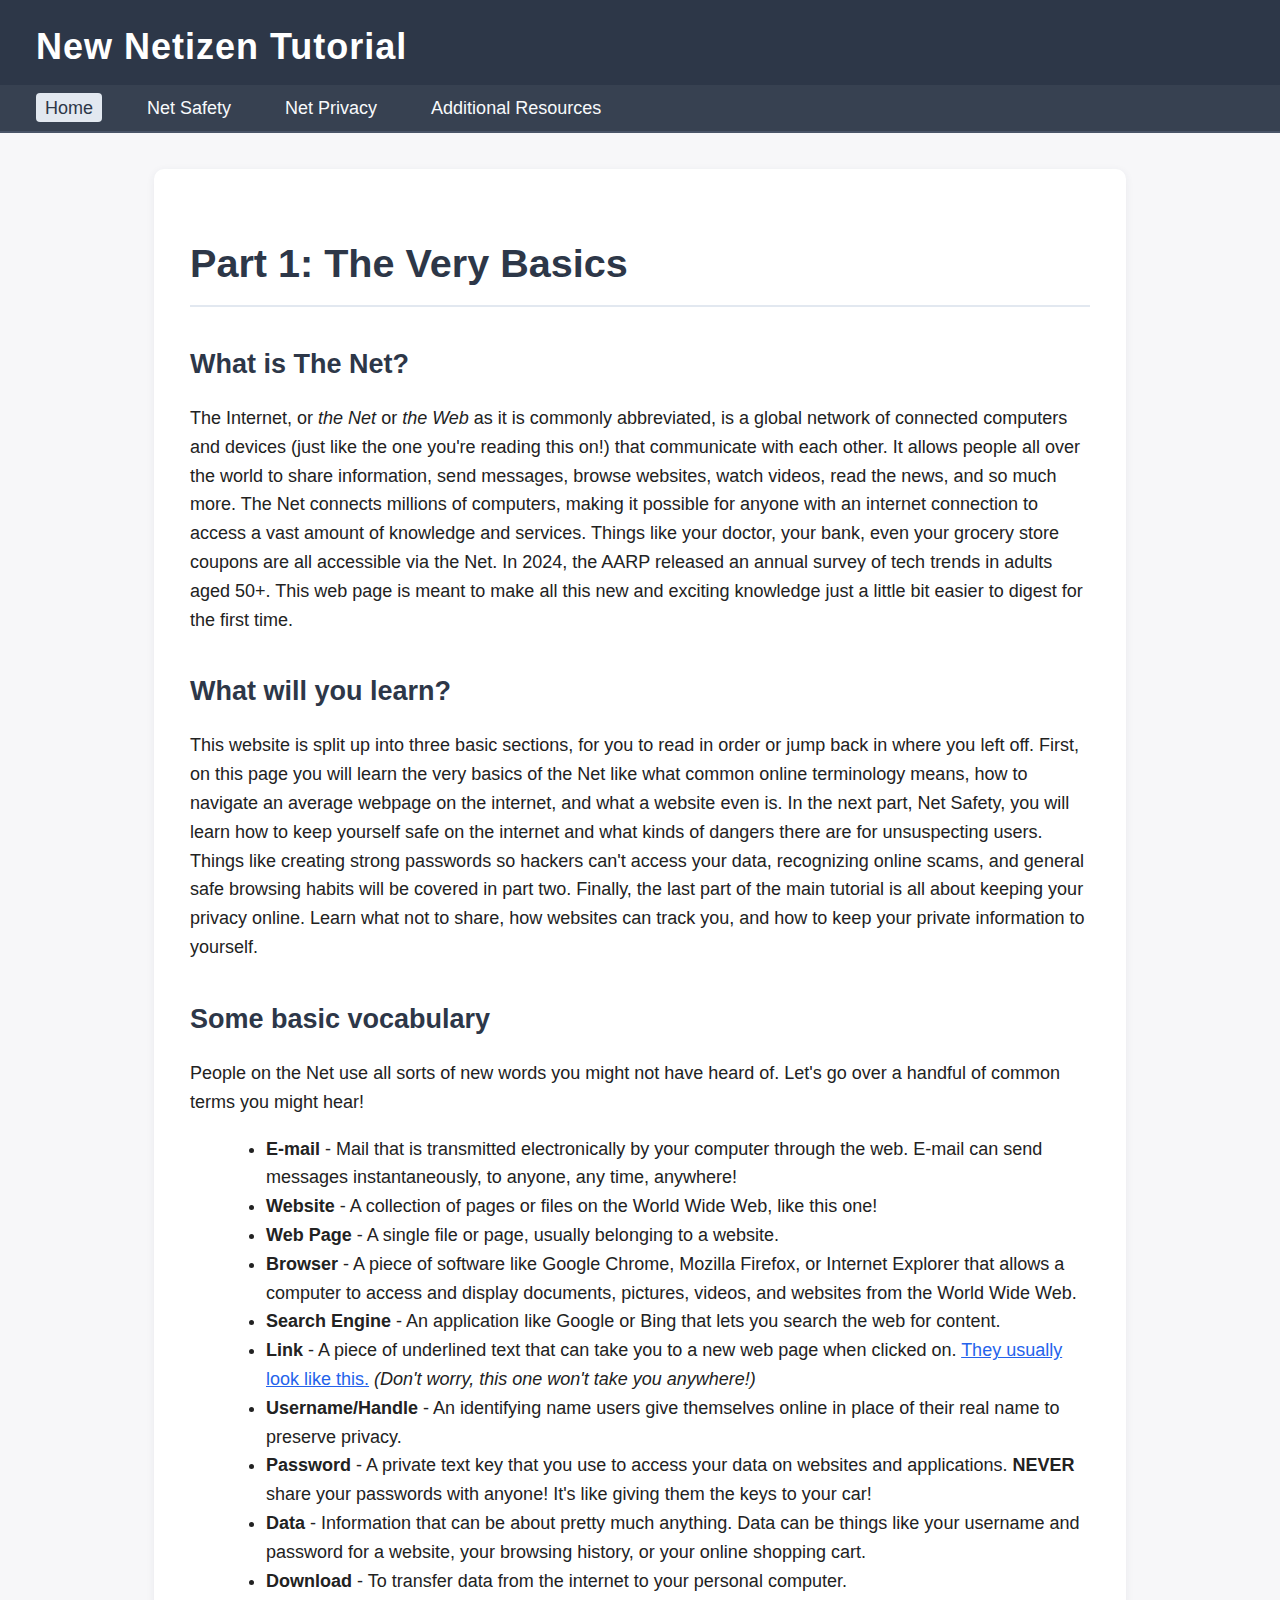
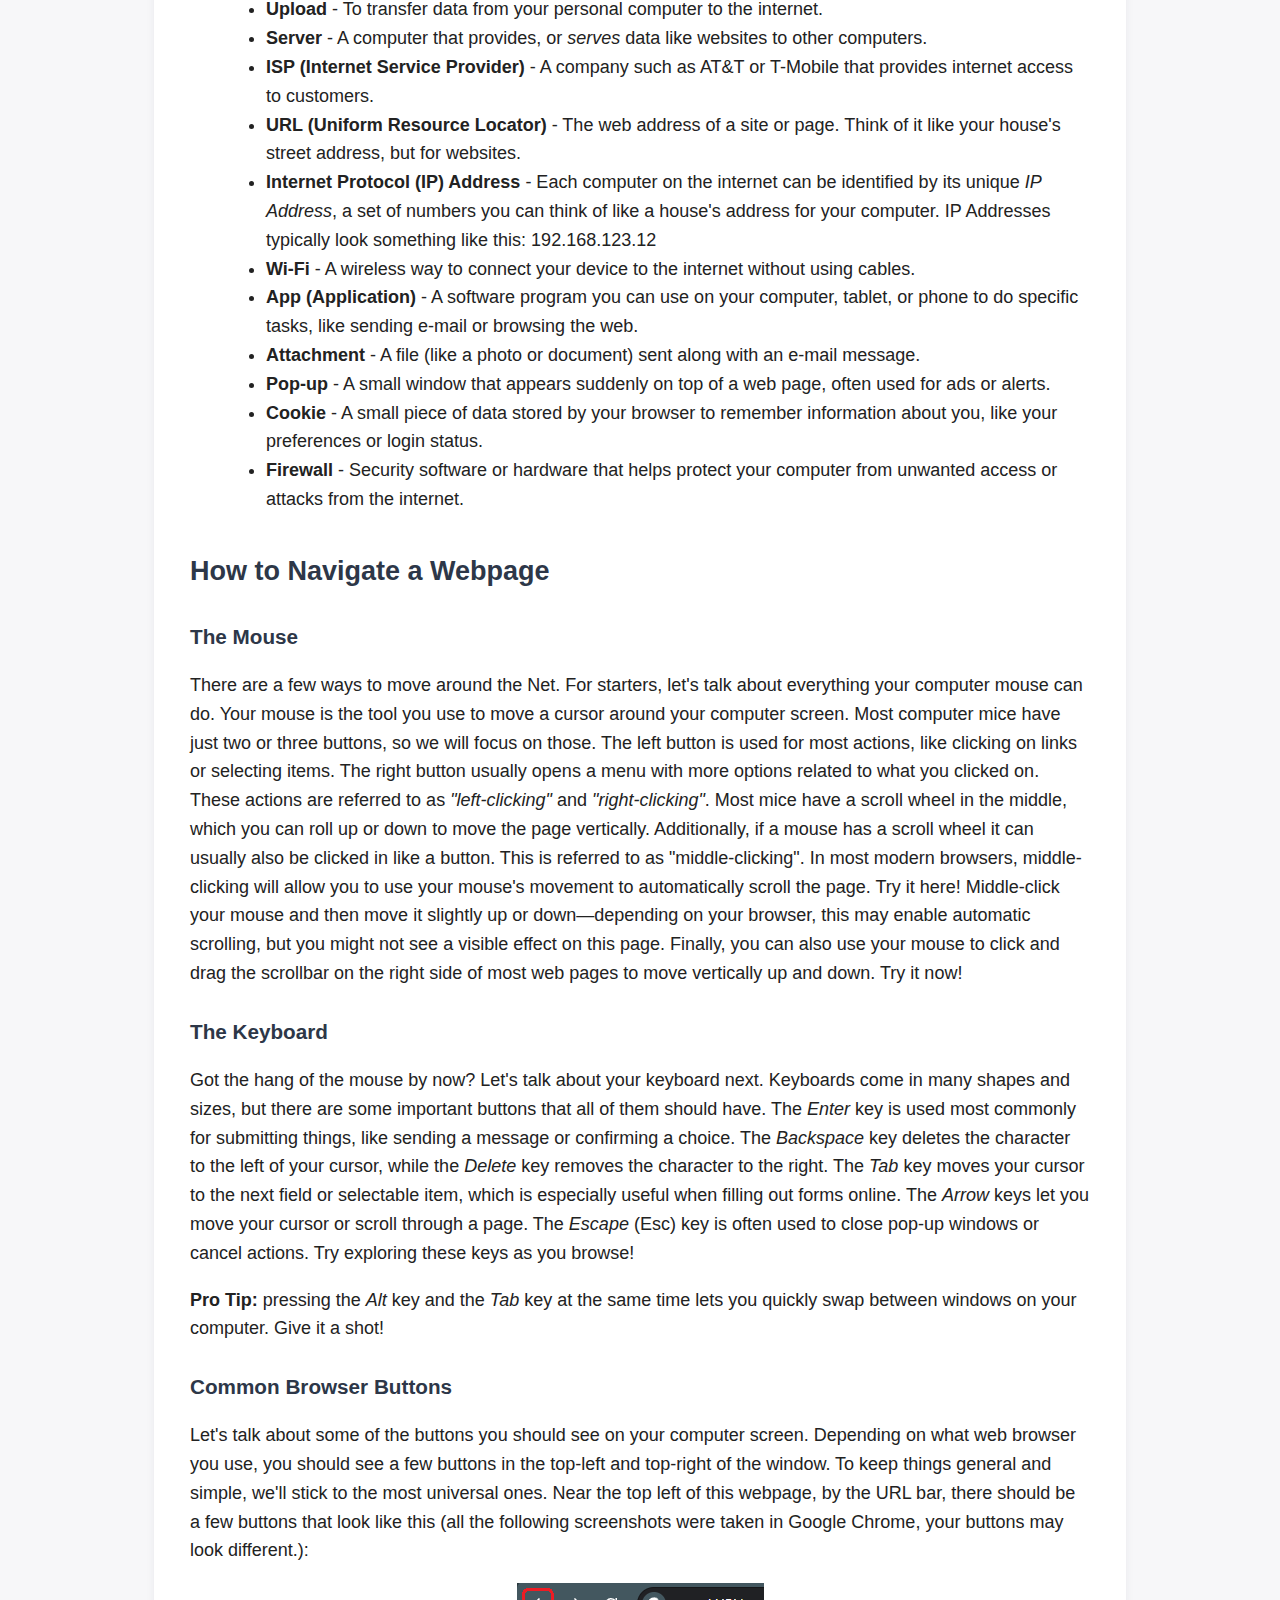
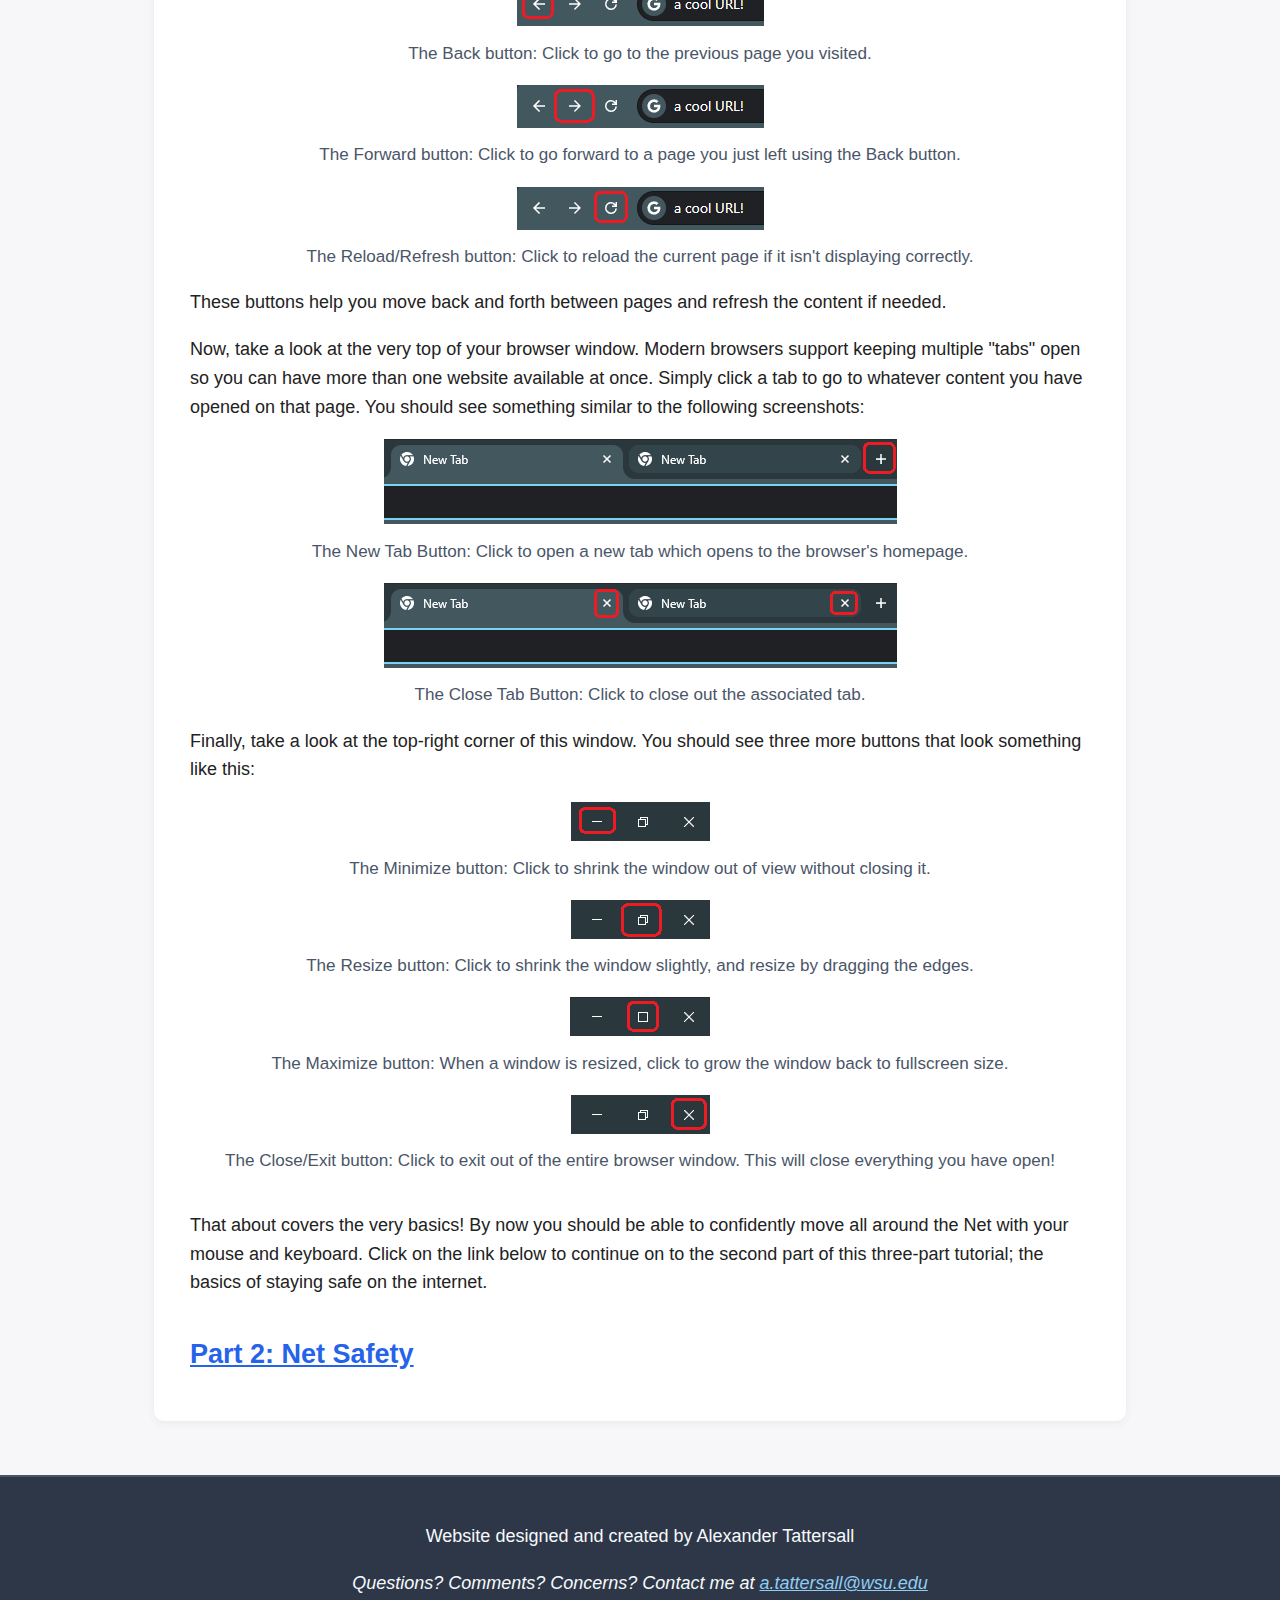
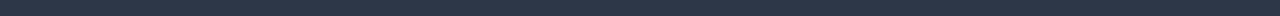
<file: index.html>
<!DOCTYPE html>
<html lang="en-US">

<head>
    <title>New Netizen Tutorial - Home</title>
    <meta charset="UTF-8" />
    <meta name="description" content="Guide For New and Elderly Netizens" />
    <meta name="keywords" content="tutorial, web safety, web privacy, for elderly" />
    <meta name="author" content="Alexander Tattersall" />
    <meta name="viewport" content="width=device-width, initial-scale=1.0">
    <link rel="stylesheet" href="./styles/style.css">
</head>

<body>
    <header>
        <h2 id="nav-title">New Netizen Tutorial</h2>
        <nav aria-label="primary-navigation">
            <ul>
                <li><a href="index.html" aria-current="page">Home</a></li>
                <li><a href="safety.html">Net Safety</a></li>
                <li><a href="privacy.html">Net Privacy</a></li>
                <li><a href="resources.html">Additional Resources</a></li>
            </ul>
        </nav>
    </header>

    <main>
        <h1 id="page-title">Part 1: The Very Basics</h1>

        <article>
            <h2 id="introduction">What is The Net?</h2>
            <p>
                The Internet, or <em>the Net</em> or <em>the Web</em> as it is commonly abbreviated, is a global network of connected computers and devices (just like the one you're reading this on!) that communicate with each other. 
                It allows people all over the world to share information, send messages, browse websites, watch videos, read the news, and so much more. 
                The Net connects millions of computers, making it possible for anyone with an internet connection to access a vast amount of knowledge and services.
                Things like your doctor, your bank, even your grocery store coupons are all accessible via the Net.
                In 2024, the AARP released an annual survey of tech trends in adults aged 50+.
                This web page is meant to make all this new and exciting knowledge just a little bit easier to digest for the first time.
            </p>
        </article>

        <article>
            <h2 id="learning">What will you learn?</h2>
            <p>
                This website is split up into three basic sections, for you to read in order or jump back in where you left off. First, on this page you will learn the very basics of the Net
                like what common online terminology means, how to navigate an average webpage on the internet, and what a website even is. In the next part, Net Safety, you will learn how to
                keep yourself safe on the internet and what kinds of dangers there are for unsuspecting users. Things like creating strong passwords so hackers can't access your data, recognizing
                online scams, and general safe browsing habits will be covered in part two. Finally, the last part of the main tutorial is all about keeping your privacy online. Learn what not to share,
                how websites can track you, and how to keep your private information to yourself.
            </p>
        </article>

        <article>
            <h2 id="basic-vocabulary">Some basic vocabulary</h2>
            <p>
                People on the Net use all sorts of new words you might not have heard of. Let's go over a handful of common terms you might hear!
            </p>
            <ul>
                <li><strong>E-mail</strong> - Mail that is transmitted electronically by your computer through the web. E-mail can send messages instantaneously, to anyone, any time, anywhere!</li>
                <li><strong>Website</strong> - A collection of pages or files on the World Wide Web, like this one!</li>
                <li><strong>Web Page</strong> - A single file or page, usually belonging to a website.</li>
                <li><strong>Browser</strong> - A piece of software like Google Chrome, Mozilla Firefox, or Internet Explorer that allows a computer to access and display documents, pictures, videos, and websites from the World Wide Web.</li>
                <li><strong>Search Engine</strong> - An application like Google or Bing that lets you search the web for content.</li>
                <li><strong>Link</strong> - A piece of underlined text that can take you to a new web page when clicked on. <a href="#" onclick="return false;">They usually look like this.</a> <em>(Don't worry, this one won't take you anywhere!)</em></li>
                <li><strong>Username/Handle</strong> - An identifying name users give themselves online in place of their real name to preserve privacy.</li>
                <li><strong>Password</strong> - A private text key that you use to access your data on websites and applications. <strong>NEVER</strong> share your passwords with anyone! It's like giving them the keys to your car!</li>
                <li><strong>Data</strong> - Information that can be about pretty much anything. Data can be things like your username and password for a website, your browsing history, or your online shopping cart.</li>
                <li><strong>Download</strong> - To transfer data from the internet to your personal computer.</li>
                <li><strong>Upload</strong> - To transfer data from your personal computer to the internet.</li>
                <li><strong>Server</strong> - A computer that provides, or <em>serves</em> data like websites to other computers.</li>
                <li><strong>ISP (Internet Service Provider)</strong> - A company such as AT&T or T-Mobile that provides internet access to customers.</li>
                <li><strong>URL (Uniform Resource Locator)</strong> - The web address of a site or page. Think of it like your house's street address, but for websites.</li>
                <li><strong>Internet Protocol (IP) Address</strong> - Each computer on the internet can be identified by its unique <em>IP Address</em>, a set of numbers you can think of like a house's address for your computer. IP Addresses typically look something like this: 192.168.123.12</li>
                <li><strong>Wi-Fi</strong> - A wireless way to connect your device to the internet without using cables.</li>
                <li><strong>App (Application)</strong> - A software program you can use on your computer, tablet, or phone to do specific tasks, like sending e-mail or browsing the web.</li>
                <li><strong>Attachment</strong> - A file (like a photo or document) sent along with an e-mail message.</li>
                <li><strong>Pop-up</strong> - A small window that appears suddenly on top of a web page, often used for ads or alerts.</li>
                <li><strong>Cookie</strong> - A small piece of data stored by your browser to remember information about you, like your preferences or login status.</li>
                <li><strong>Firewall</strong> - Security software or hardware that helps protect your computer from unwanted access or attacks from the internet.</li>
            </ul>
        </article>

        <article>
            <h2 id="basic-navigation">How to Navigate a Webpage</h2>

            <h3 id="mouse-navigation">The Mouse</h3>
            <p>
                There are a few ways to move around the Net. For starters, let's talk about everything your computer mouse can do. Your mouse is the tool you use to move a cursor around your computer screen.
                Most computer mice have just two or three buttons, so we will focus on those. The left button is used for most actions, like clicking on links or selecting items. The right button usually opens a menu with more options related to what you clicked on. These actions are referred to as <em>"left-clicking"</em> and <em>"right-clicking"</em>.
                Most mice have a scroll wheel in the middle, which you can roll up or down to move the page vertically. Additionally, if a mouse has a scroll wheel it can usually also be clicked in like a button. This is referred to as "middle-clicking". In most modern browsers, middle-clicking will allow you to use your mouse's movement to automatically scroll the page.
                Try it here! Middle-click your mouse and then move it slightly up or down—depending on your browser, this may enable automatic scrolling, but you might not see a visible effect on this page. Finally, you can also use your mouse to click and drag the scrollbar on the right side of most web pages to move vertically up and down. Try it now!
            </p>

            <h3 id="keyboard-navigation">The Keyboard</h3>
            <p>
                Got the hang of the mouse by now? Let's talk about your keyboard next. Keyboards come in many shapes and sizes, but there are some important buttons that all of them should have. 
                The <em>Enter</em> key is used most commonly for submitting things, like sending a message or confirming a choice. The <em>Backspace</em> key deletes the character to the left of your cursor, while the <em>Delete</em> key removes the character to the right. 
                The <em>Tab</em> key moves your cursor to the next field or selectable item, which is especially useful when filling out forms online. The <em>Arrow</em> keys let you move your cursor or scroll through a page. 
                The <em>Escape</em> (Esc) key is often used to close pop-up windows or cancel actions. Try exploring these keys as you browse!
            </p>

            <p>
                <strong>Pro Tip:</strong> pressing the <em>Alt</em> key and the <em>Tab</em> key at the same time lets you quickly swap between windows on your computer. Give it a shot!
            </p>

            <h3 id="browser-buttons">Common Browser Buttons</h3>
            <p>
                Let's talk about some of the buttons you should see on your computer screen. Depending on what web browser you use, you should see a few buttons in the top-left and top-right of the window.
                To keep things general and simple, we'll stick to the most universal ones. Near the top left of this webpage, by the URL bar, there should be a few buttons that look like this (all the following screenshots were taken in Google Chrome, your buttons may look different.):
            </p>
            <figure>
                <img src="./assets/back-arrow.png" alt="Back arrow button icon">
                <figcaption>The Back button: Click to go to the previous page you visited.</figcaption>
            </figure>
            <figure>
                <img src="./assets/forward-arrow.png" alt="Forward arrow button icon">
                <figcaption>The Forward button: Click to go forward to a page you just left using the Back button.</figcaption>
            </figure>
            <figure>
                <img src="./assets/refresh-arrow.png" alt="Reload or refresh button icon">
                <figcaption>The Reload/Refresh button: Click to reload the current page if it isn't displaying correctly.</figcaption>
            </figure>
            <p>
                These buttons help you move back and forth between pages and refresh the content if needed.
            </p>

            <p>
                Now, take a look at the very top of your browser window. Modern browsers support keeping multiple "tabs" open so you can have more than one website available at once. Simply click a tab to go to whatever content you have opened on that page. You should see something similar to the following screenshots:
            </p>
            <figure>
                <img src="./assets/new-tab-button.png" alt="New tab button">
                <figcaption>The New Tab Button: Click to open a new tab which opens to the browser's homepage.</figcaption>
            </figure>
            <figure>
                <img src="./assets/tab-close-buttons.png" alt="Close tab buttons">
                <figcaption>The Close Tab Button: Click to close out the associated tab.</figcaption>
            </figure>

            <p>
                Finally, take a look at the top-right corner of this window. You should see three more buttons that look something like this:
            </p>
            <figure>
                <img src="./assets/minimize-button.png" alt="Minimize window icon">
                <figcaption>The Minimize button: Click to shrink the window out of view without closing it.</figcaption>
            </figure>
            <figure>
                <img src="./assets/resize-button.png" alt="Resize window icon">
                <figcaption>The Resize button: Click to shrink the window slightly, and resize by dragging the edges.</figcaption>
            </figure>
            <figure>
                <img src="./assets/maximize-button.png" alt="Maximize window icon">
                <figcaption>The Maximize button: When a window is resized, click to grow the window back to fullscreen size.</figcaption>
            </figure>
            <figure>
                <img src="./assets/close-button.png" alt="Close window icon">
                <figcaption>The Close/Exit button: Click to exit out of the entire browser window. This will close everything you have open!</figcaption>
            </figure>
        </article>

        <p>
            That about covers the very basics! By now you should be able to confidently move all around the Net with your mouse and keyboard. Click on the link below to continue on to the second part of this three-part tutorial; the basics of staying safe on the internet.
        </p>

        <nav aria-label="next-section">
            <h2 id="next-page-link"><a href="safety.html" rel="next">Part 2: Net Safety</a></h2>
        </nav>
    </main>

    <footer>
        <p>Website designed and created by Alexander Tattersall</p>
        <address>
            Questions? Comments? Concerns? Contact me at <a href="mailto:a.tattersall@wsu.edu">a.tattersall@wsu.edu</a>
        </address>
    </footer>
</body>

</html>
</file>
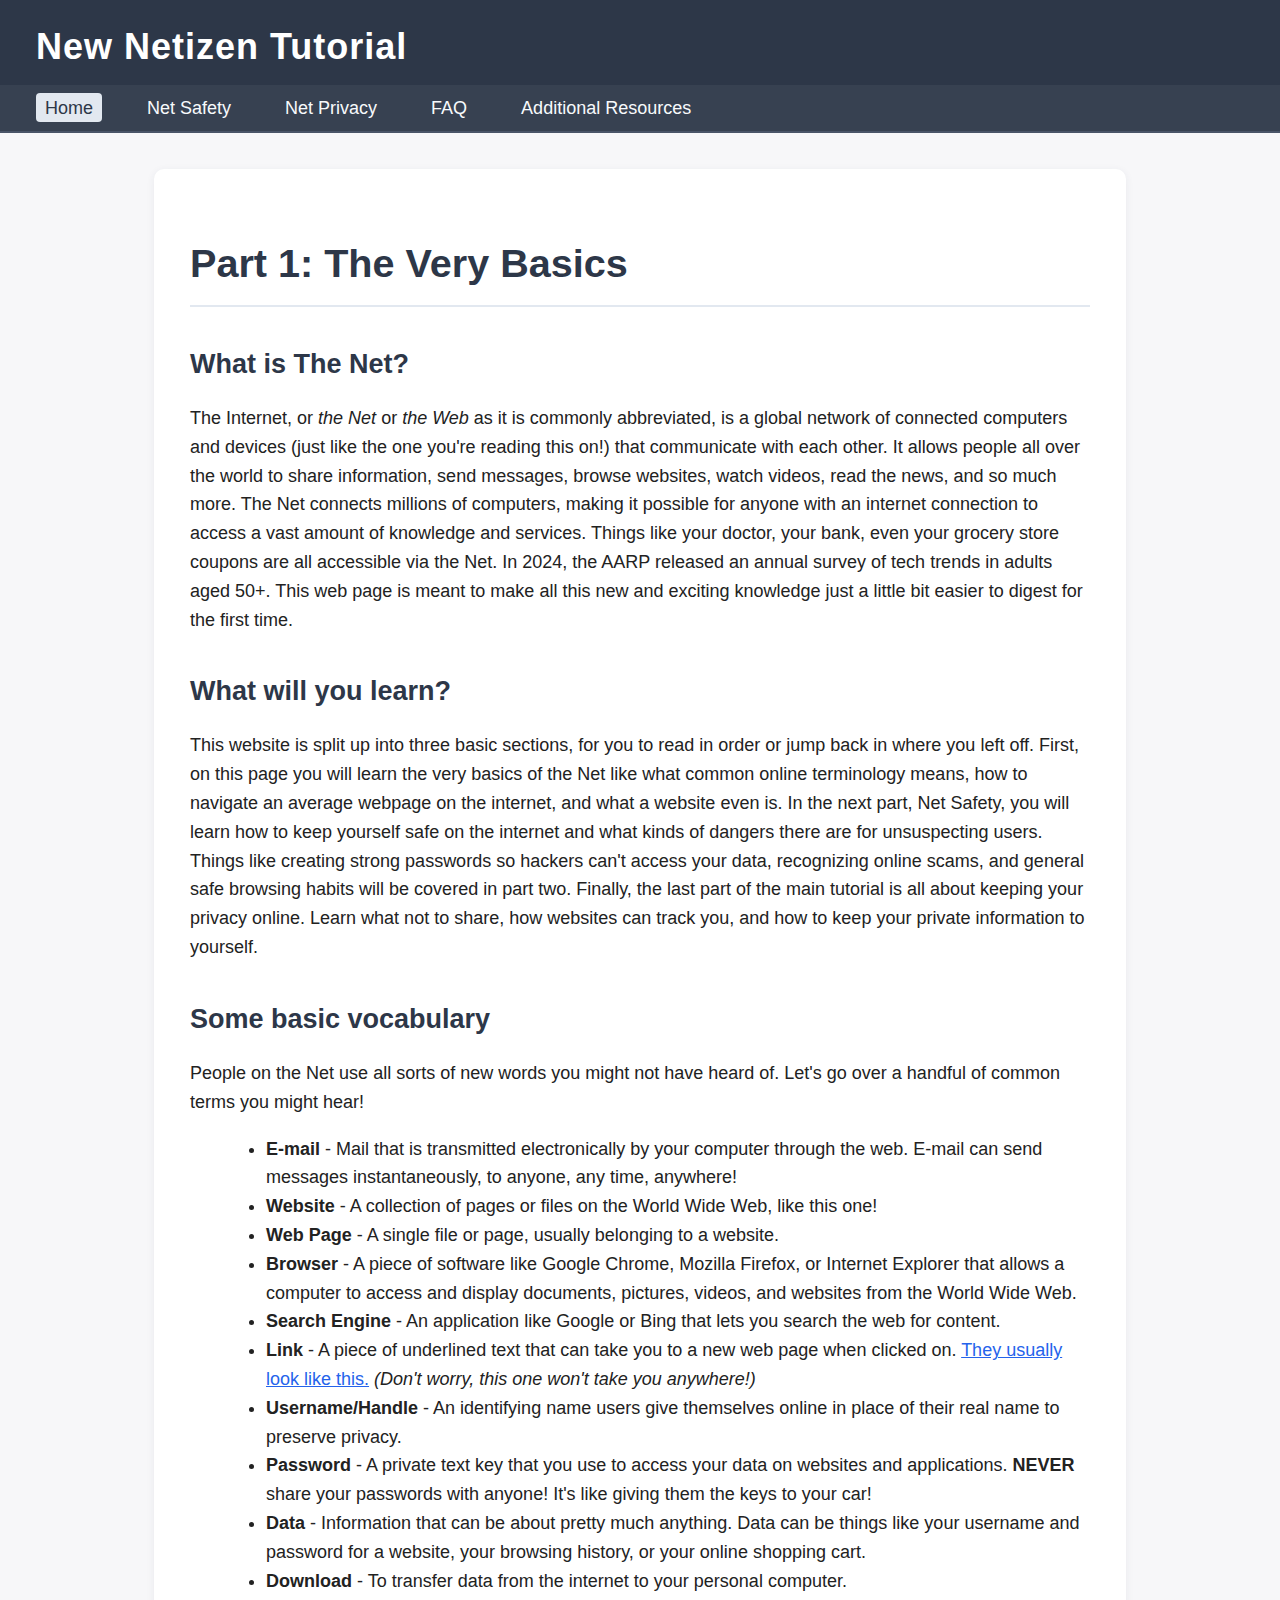
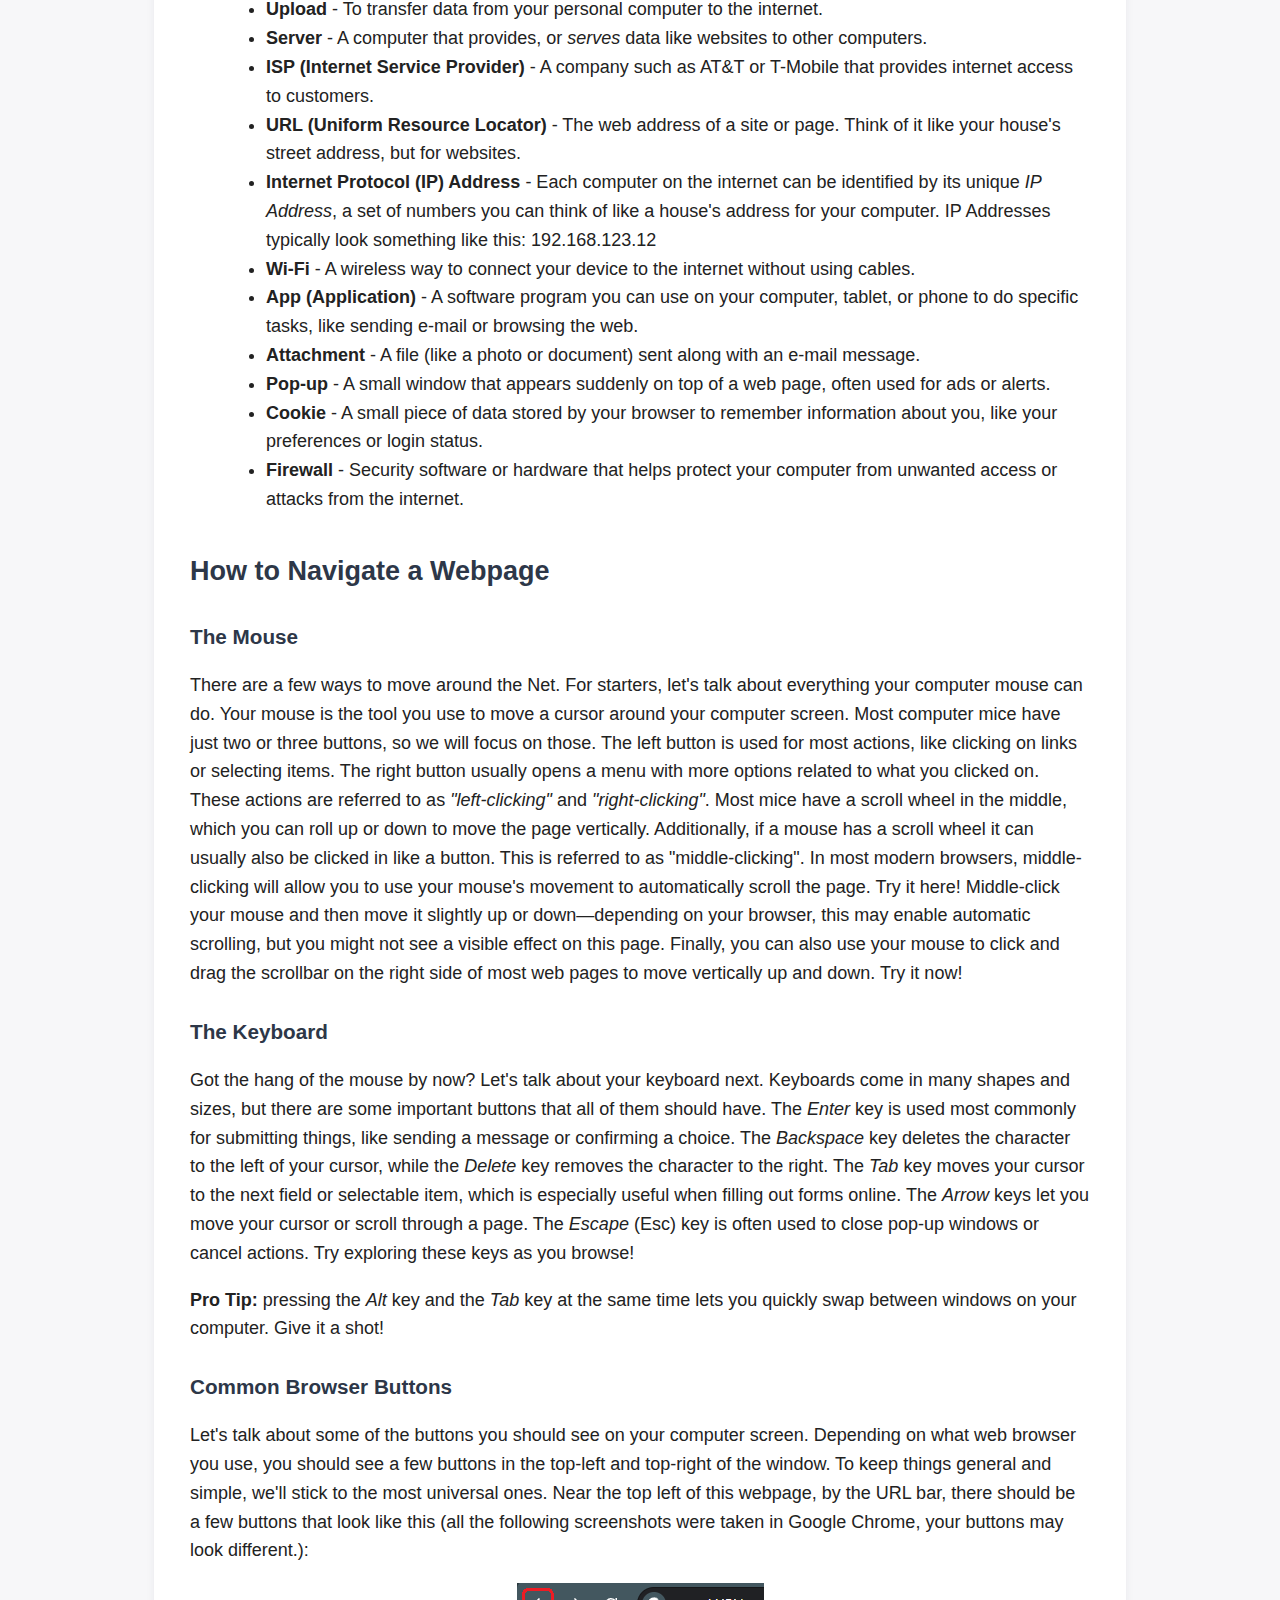
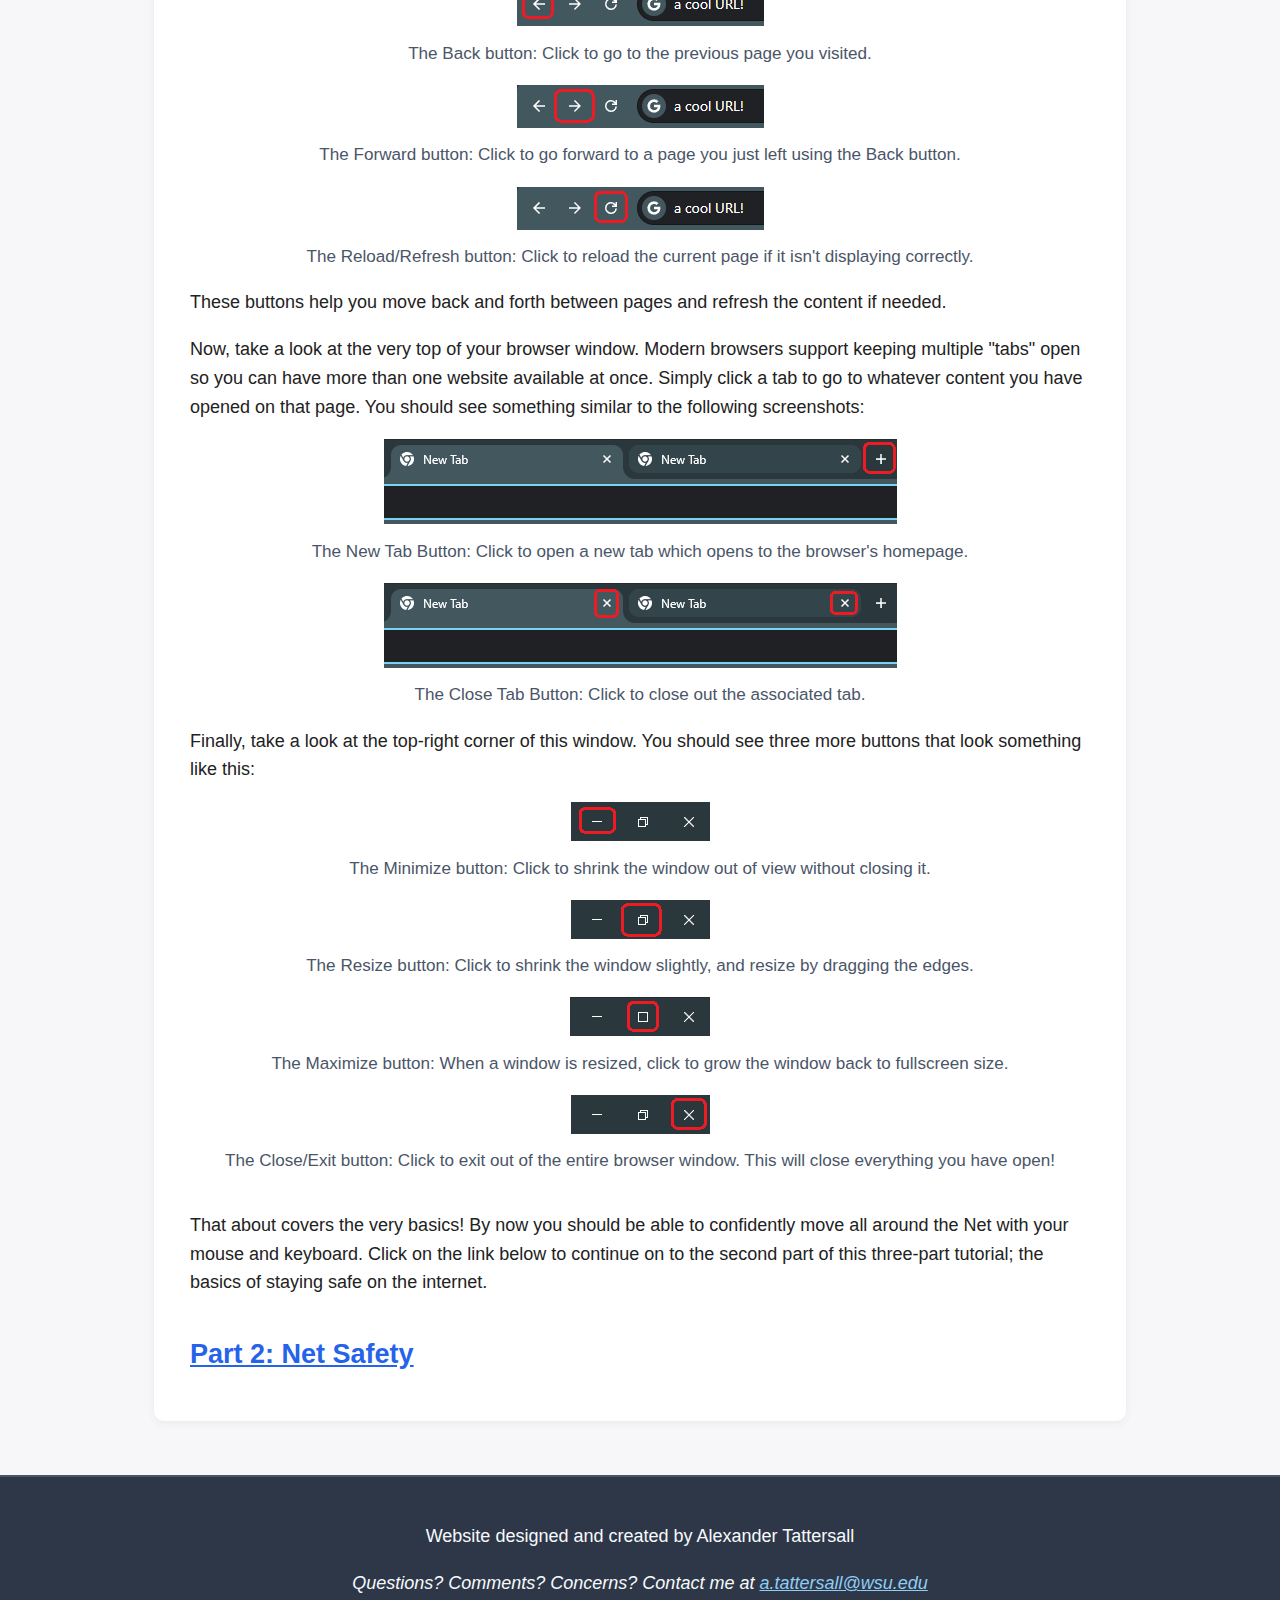
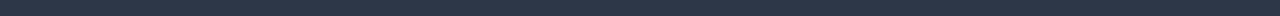
<file: html/index.html>
<!DOCTYPE html>
<html lang="en-US">

<head>
    <title>New Netizen Tutorial - Home</title>
    <meta charset="UTF-8" />
    <meta name="description" content="Guide For New and Elderly Netizens" />
    <meta name="keywords" content="tutorial, web safety, web privacy, for elderly" />
    <meta name="author" content="Alexander Tattersall" />
    <meta name="viewport" content="width=device-width, initial-scale=1.0">
    <link rel="stylesheet" href="../styles/style.css">
</head>

<body>
    <header>
        <h2 id="nav-title">New Netizen Tutorial</h2>
        <nav aria-label="primary-navigation">
            <ul>
                <li><a href="index.html" aria-current="page">Home</a></li>
                <li><a href="safety.html">Net Safety</a></li>
                <li><a href="privacy.html">Net Privacy</a></li>
                <li><a href="faq.html">FAQ</a></li>
                <li><a href="resources.html">Additional Resources</a></li>
            </ul>
        </nav>
    </header>

    <main>
        <h1 id="page-title">Part 1: The Very Basics</h1>

        <article>
            <h2 id="introduction">What is The Net?</h2>
            <p>
                The Internet, or <em>the Net</em> or <em>the Web</em> as it is commonly abbreviated, is a global network of connected computers and devices (just like the one you're reading this on!) that communicate with each other. 
                It allows people all over the world to share information, send messages, browse websites, watch videos, read the news, and so much more. 
                The Net connects millions of computers, making it possible for anyone with an internet connection to access a vast amount of knowledge and services.
                Things like your doctor, your bank, even your grocery store coupons are all accessible via the Net.
                In 2024, the AARP released an annual survey of tech trends in adults aged 50+.
                This web page is meant to make all this new and exciting knowledge just a little bit easier to digest for the first time.
            </p>
        </article>

        <article>
            <h2 id="learning">What will you learn?</h2>
            <p>
                This website is split up into three basic sections, for you to read in order or jump back in where you left off. First, on this page you will learn the very basics of the Net
                like what common online terminology means, how to navigate an average webpage on the internet, and what a website even is. In the next part, Net Safety, you will learn how to
                keep yourself safe on the internet and what kinds of dangers there are for unsuspecting users. Things like creating strong passwords so hackers can't access your data, recognizing
                online scams, and general safe browsing habits will be covered in part two. Finally, the last part of the main tutorial is all about keeping your privacy online. Learn what not to share,
                how websites can track you, and how to keep your private information to yourself.
            </p>
        </article>

        <article>
            <h2 id="basic-vocabulary">Some basic vocabulary</h2>
            <p>
                People on the Net use all sorts of new words you might not have heard of. Let's go over a handful of common terms you might hear!
            </p>
            <ul>
                <li><strong>E-mail</strong> - Mail that is transmitted electronically by your computer through the web. E-mail can send messages instantaneously, to anyone, any time, anywhere!</li>
                <li><strong>Website</strong> - A collection of pages or files on the World Wide Web, like this one!</li>
                <li><strong>Web Page</strong> - A single file or page, usually belonging to a website.</li>
                <li><strong>Browser</strong> - A piece of software like Google Chrome, Mozilla Firefox, or Internet Explorer that allows a computer to access and display documents, pictures, videos, and websites from the World Wide Web.</li>
                <li><strong>Search Engine</strong> - An application like Google or Bing that lets you search the web for content.</li>
                <li><strong>Link</strong> - A piece of underlined text that can take you to a new web page when clicked on. <a href="#" onclick="return false;">They usually look like this.</a> <em>(Don't worry, this one won't take you anywhere!)</em></li>
                <li><strong>Username/Handle</strong> - An identifying name users give themselves online in place of their real name to preserve privacy.</li>
                <li><strong>Password</strong> - A private text key that you use to access your data on websites and applications. <strong>NEVER</strong> share your passwords with anyone! It's like giving them the keys to your car!</li>
                <li><strong>Data</strong> - Information that can be about pretty much anything. Data can be things like your username and password for a website, your browsing history, or your online shopping cart.</li>
                <li><strong>Download</strong> - To transfer data from the internet to your personal computer.</li>
                <li><strong>Upload</strong> - To transfer data from your personal computer to the internet.</li>
                <li><strong>Server</strong> - A computer that provides, or <em>serves</em> data like websites to other computers.</li>
                <li><strong>ISP (Internet Service Provider)</strong> - A company such as AT&T or T-Mobile that provides internet access to customers.</li>
                <li><strong>URL (Uniform Resource Locator)</strong> - The web address of a site or page. Think of it like your house's street address, but for websites.</li>
                <li><strong>Internet Protocol (IP) Address</strong> - Each computer on the internet can be identified by its unique <em>IP Address</em>, a set of numbers you can think of like a house's address for your computer. IP Addresses typically look something like this: 192.168.123.12</li>
                <li><strong>Wi-Fi</strong> - A wireless way to connect your device to the internet without using cables.</li>
                <li><strong>App (Application)</strong> - A software program you can use on your computer, tablet, or phone to do specific tasks, like sending e-mail or browsing the web.</li>
                <li><strong>Attachment</strong> - A file (like a photo or document) sent along with an e-mail message.</li>
                <li><strong>Pop-up</strong> - A small window that appears suddenly on top of a web page, often used for ads or alerts.</li>
                <li><strong>Cookie</strong> - A small piece of data stored by your browser to remember information about you, like your preferences or login status.</li>
                <li><strong>Firewall</strong> - Security software or hardware that helps protect your computer from unwanted access or attacks from the internet.</li>
            </ul>
        </article>

        <article>
            <h2 id="basic-navigation">How to Navigate a Webpage</h2>

            <h3 id="mouse-navigation">The Mouse</h3>
            <p>
                There are a few ways to move around the Net. For starters, let's talk about everything your computer mouse can do. Your mouse is the tool you use to move a cursor around your computer screen.
                Most computer mice have just two or three buttons, so we will focus on those. The left button is used for most actions, like clicking on links or selecting items. The right button usually opens a menu with more options related to what you clicked on. These actions are referred to as <em>"left-clicking"</em> and <em>"right-clicking"</em>.
                Most mice have a scroll wheel in the middle, which you can roll up or down to move the page vertically. Additionally, if a mouse has a scroll wheel it can usually also be clicked in like a button. This is referred to as "middle-clicking". In most modern browsers, middle-clicking will allow you to use your mouse's movement to automatically scroll the page.
                Try it here! Middle-click your mouse and then move it slightly up or down—depending on your browser, this may enable automatic scrolling, but you might not see a visible effect on this page. Finally, you can also use your mouse to click and drag the scrollbar on the right side of most web pages to move vertically up and down. Try it now!
            </p>

            <h3 id="keyboard-navigation">The Keyboard</h3>
            <p>
                Got the hang of the mouse by now? Let's talk about your keyboard next. Keyboards come in many shapes and sizes, but there are some important buttons that all of them should have. 
                The <em>Enter</em> key is used most commonly for submitting things, like sending a message or confirming a choice. The <em>Backspace</em> key deletes the character to the left of your cursor, while the <em>Delete</em> key removes the character to the right. 
                The <em>Tab</em> key moves your cursor to the next field or selectable item, which is especially useful when filling out forms online. The <em>Arrow</em> keys let you move your cursor or scroll through a page. 
                The <em>Escape</em> (Esc) key is often used to close pop-up windows or cancel actions. Try exploring these keys as you browse!
            </p>

            <p>
                <strong>Pro Tip:</strong> pressing the <em>Alt</em> key and the <em>Tab</em> key at the same time lets you quickly swap between windows on your computer. Give it a shot!
            </p>

            <h3 id="browser-buttons">Common Browser Buttons</h3>
            <p>
                Let's talk about some of the buttons you should see on your computer screen. Depending on what web browser you use, you should see a few buttons in the top-left and top-right of the window.
                To keep things general and simple, we'll stick to the most universal ones. Near the top left of this webpage, by the URL bar, there should be a few buttons that look like this (all the following screenshots were taken in Google Chrome, your buttons may look different.):
            </p>
            <figure>
                <img src="../assets/back-arrow.png" alt="Back arrow button icon">
                <figcaption>The Back button: Click to go to the previous page you visited.</figcaption>
            </figure>
            <figure>
                <img src="../assets/forward-arrow.png" alt="Forward arrow button icon">
                <figcaption>The Forward button: Click to go forward to a page you just left using the Back button.</figcaption>
            </figure>
            <figure>
                <img src="../assets/refresh-arrow.png" alt="Reload or refresh button icon">
                <figcaption>The Reload/Refresh button: Click to reload the current page if it isn't displaying correctly.</figcaption>
            </figure>
            <p>
                These buttons help you move back and forth between pages and refresh the content if needed.
            </p>

            <p>
                Now, take a look at the very top of your browser window. Modern browsers support keeping multiple "tabs" open so you can have more than one website available at once. Simply click a tab to go to whatever content you have opened on that page. You should see something similar to the following screenshots:
            </p>
            <figure>
                <img src="../assets/new-tab-button.png" alt="New tab button">
                <figcaption>The New Tab Button: Click to open a new tab which opens to the browser's homepage.</figcaption>
            </figure>
            <figure>
                <img src="../assets/tab-close-buttons.png" alt="Close tab buttons">
                <figcaption>The Close Tab Button: Click to close out the associated tab.</figcaption>
            </figure>

            <p>
                Finally, take a look at the top-right corner of this window. You should see three more buttons that look something like this:
            </p>
            <figure>
                <img src="../assets/minimize-button.png" alt="Minimize window icon">
                <figcaption>The Minimize button: Click to shrink the window out of view without closing it.</figcaption>
            </figure>
            <figure>
                <img src="../assets/resize-button.png" alt="Resize window icon">
                <figcaption>The Resize button: Click to shrink the window slightly, and resize by dragging the edges.</figcaption>
            </figure>
            <figure>
                <img src="../assets/maximize-button.png" alt="Maximize window icon">
                <figcaption>The Maximize button: When a window is resized, click to grow the window back to fullscreen size.</figcaption>
            </figure>
            <figure>
                <img src="../assets/close-button.png" alt="Close window icon">
                <figcaption>The Close/Exit button: Click to exit out of the entire browser window. This will close everything you have open!</figcaption>
            </figure>
        </article>

        <p>
            That about covers the very basics! By now you should be able to confidently move all around the Net with your mouse and keyboard. Click on the link below to continue on to the second part of this three-part tutorial; the basics of staying safe on the internet.
        </p>

        <nav aria-label="next-section">
            <h2 id="next-page-link"><a href="safety.html" rel="next">Part 2: Net Safety</a></h2>
        </nav>
    </main>

    <footer>
        <p>Website designed and created by Alexander Tattersall</p>
        <address>
            Questions? Comments? Concerns? Contact me at <a href="mailto:a.tattersall@wsu.edu">a.tattersall@wsu.edu</a>
        </address>
    </footer>
</body>

</html>
</file>
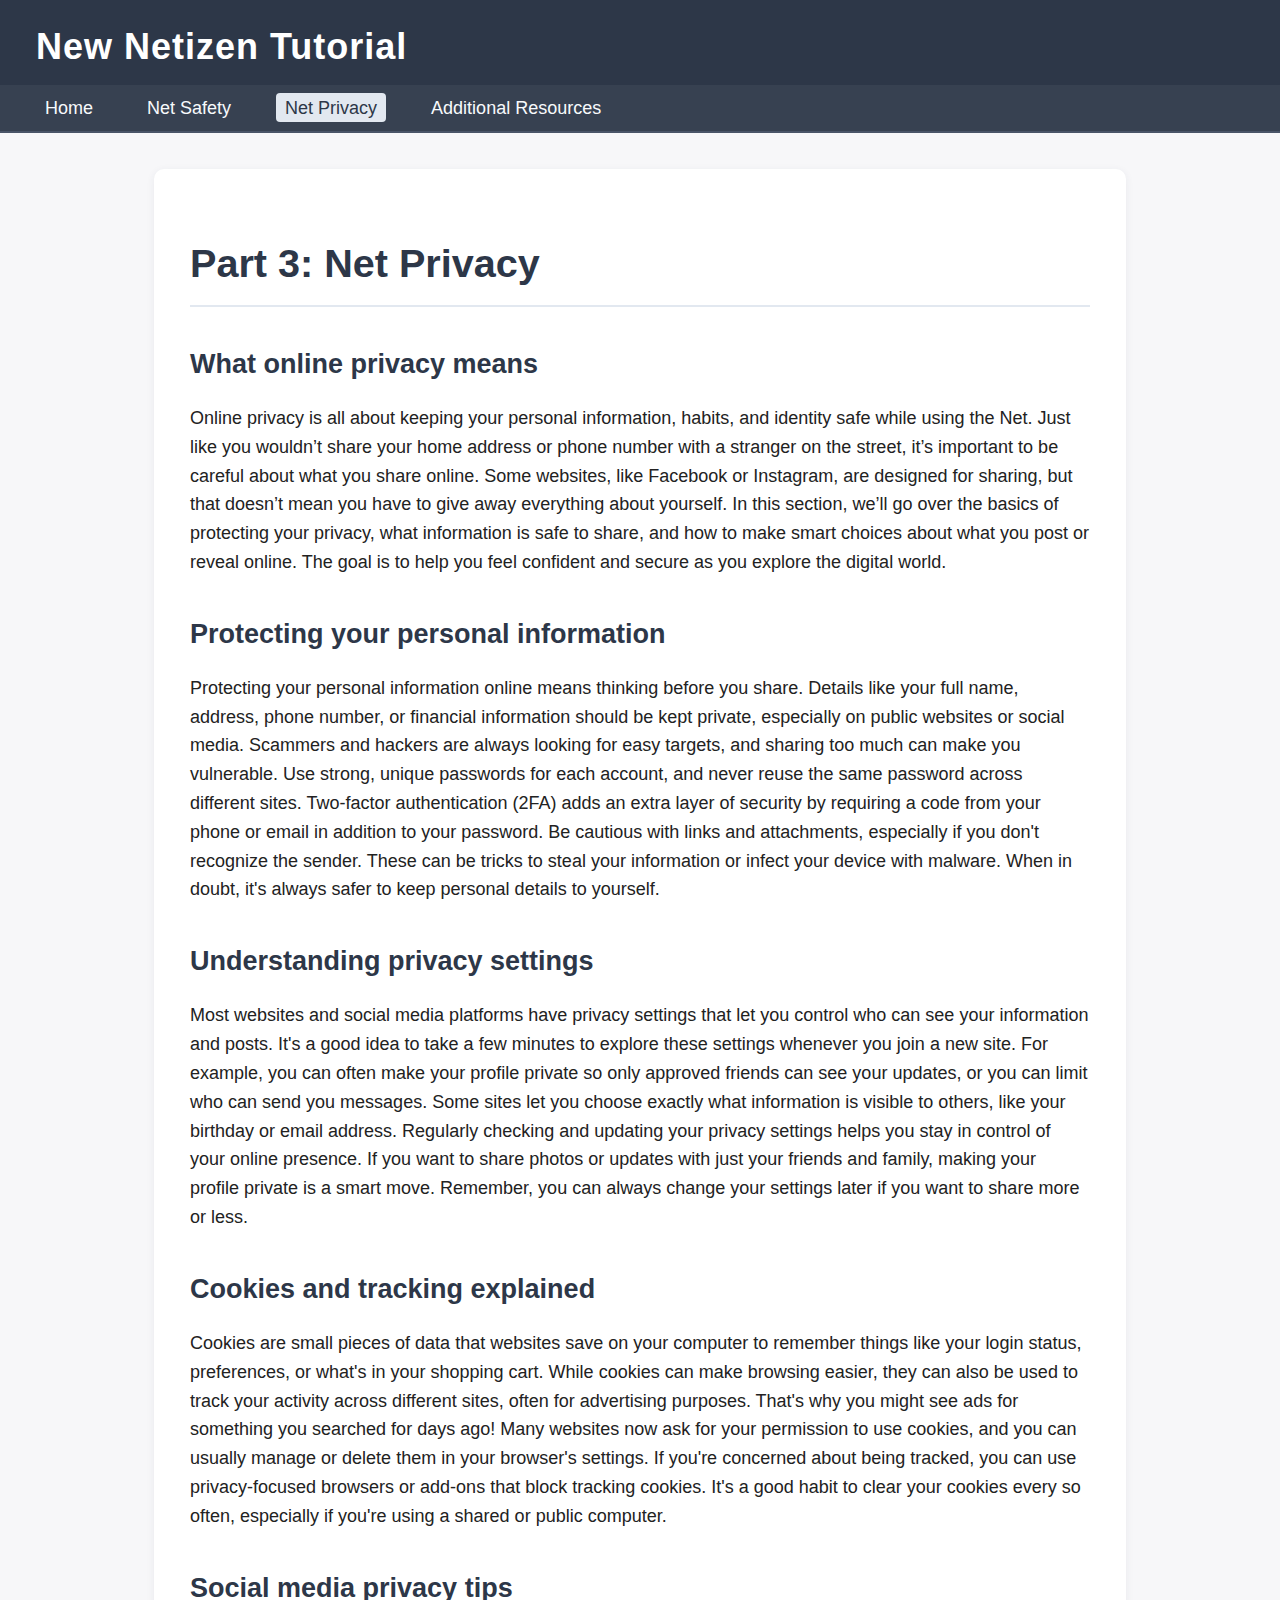
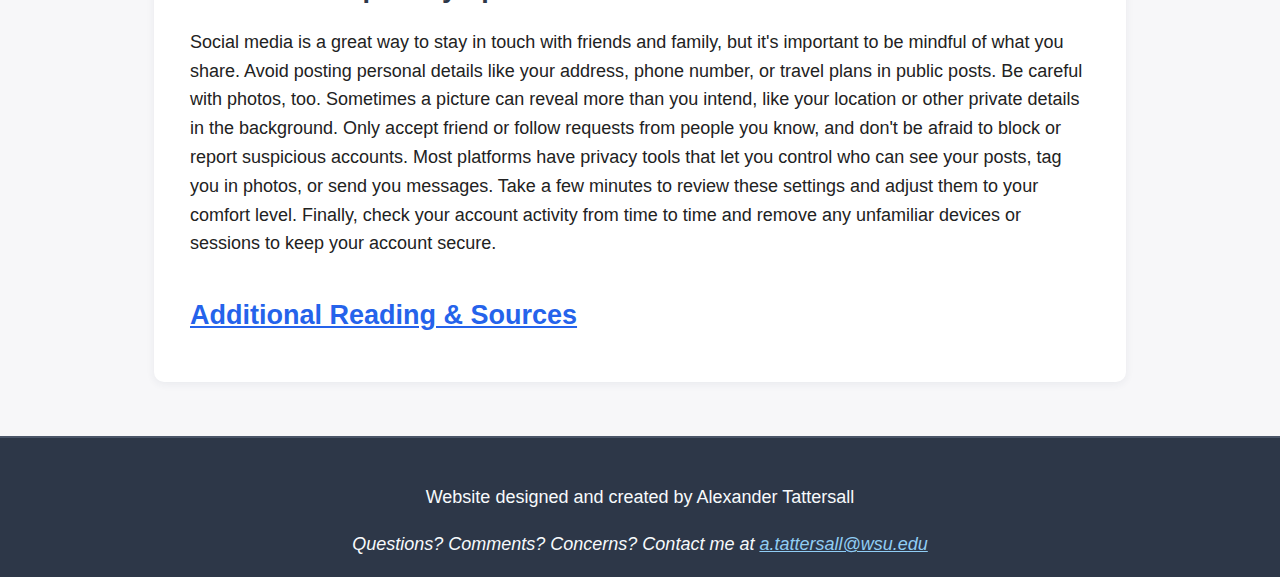
<file: privacy.html>
<!DOCTYPE html>
<html lang="en-US">

<head>
    <title>New Netizen Tutorial - Net Privacy</title>
    <meta charset="UTF-8" />
    <meta name="description" content="Guide For New and Elderly Netizens" />
    <meta name="keywords" content="tutorial, web safety, web privacy, for elderly" />
    <meta name="author" content="Alexander Tattersall" />
    <meta name="viewport" content="width=device-width, initial-scale=1.0">
    <link rel="stylesheet" href="./styles/style.css">
</head>

<body>
    <header>
        <h2 id="nav-title">New Netizen Tutorial</h2>
        <nav aria-label="primary-navigation">
            <ul>
                <li><a href="index.html">Home</a></li>
                <li><a href="safety.html">Net Safety</a></li>
                <li><a href="privacy.html" aria-current="page">Net Privacy</a></li>
                <li><a href="resources.html">Additional Resources</a></li>
            </ul>
        </nav>
    </header>

    <main>
        <h1 id="page-title">Part 3: Net Privacy</h1>

        <article>
            <h2 id="introduction">What online privacy means</h2>
            <p>
                Online privacy is all about keeping your personal information, habits, and identity safe while using the Net. Just like you wouldn’t share your home address or phone number with a stranger on the street, it’s important to be careful about what you share online. Some websites, like Facebook or Instagram, are designed for sharing, but that doesn’t mean you have to give away everything about yourself. In this section, we’ll go over the basics of protecting your privacy, what information is safe to share, and how to make smart choices about what you post or reveal online. The goal is to help you feel confident and secure as you explore the digital world.
            </p>
        </article>

        <article>
            <h2 id="protecting-personal-info">Protecting your personal information</h2>
            <p>
                Protecting your personal information online means thinking before you share. 
                Details like your full name, address, phone number, or financial information should be kept private, especially on public websites or social media. 
                Scammers and hackers are always looking for easy targets, and sharing too much can make you vulnerable. 
                Use strong, unique passwords for each account, and never reuse the same password across different sites. 
                Two-factor authentication (2FA) adds an extra layer of security by requiring a code from your phone or email in addition to your password. 
                Be cautious with links and attachments, especially if you don't recognize the sender. These can be tricks to steal your information or infect your device with malware. 
                When in doubt, it's always safer to keep personal details to yourself.
            </p>
        </article>

        <article>
            <h2 id="privacy-settings">Understanding privacy settings</h2>
            <p>
                Most websites and social media platforms have privacy settings that let you control who can see your information and posts. 
                It's a good idea to take a few minutes to explore these settings whenever you join a new site. 
                For example, you can often make your profile private so only approved friends can see your updates, or you can limit who can send you messages. 
                Some sites let you choose exactly what information is visible to others, like your birthday or email address. 
                Regularly checking and updating your privacy settings helps you stay in control of your online presence. 
                If you want to share photos or updates with just your friends and family, making your profile private is a smart move. 
                Remember, you can always change your settings later if you want to share more or less.
            </p>
        </article>

        <article>
            <h2 id="cookies-tracking">Cookies and tracking explained</h2>
            <p>
                Cookies are small pieces of data that websites save on your computer to remember things like your login status, preferences, or what's in your shopping cart. 
                While cookies can make browsing easier, they can also be used to track your activity across different sites, often for advertising purposes. 
                That's why you might see ads for something you searched for days ago! 
                Many websites now ask for your permission to use cookies, and you can usually manage or delete them in your browser's settings. 
                If you're concerned about being tracked, you can use privacy-focused browsers or add-ons that block tracking cookies. 
                It's a good habit to clear your cookies every so often, especially if you're using a shared or public computer.
            </p>
        </article>

        <article>
            <h2 id="social-media-tips">Social media privacy tips</h2>
            <p>
                Social media is a great way to stay in touch with friends and family, but it's important to be mindful of what you share. 
                Avoid posting personal details like your address, phone number, or travel plans in public posts. 
                Be careful with photos, too. Sometimes a picture can reveal more than you intend, like your location or other private details in the background. 
                Only accept friend or follow requests from people you know, and don't be afraid to block or report suspicious accounts. 
                Most platforms have privacy tools that let you control who can see your posts, tag you in photos, or send you messages. 
                Take a few minutes to review these settings and adjust them to your comfort level. 
                Finally, check your account activity from time to time and remove any unfamiliar devices or sessions to keep your account secure.
            </p>
        </article>

        <nav aria-label="next-section">
            <h2 id="next-page-link"><a href="resources.html" rel="next">Additional Reading & Sources</a></h2>
        </nav>
    </main>

    <footer>
        <p>Website designed and created by Alexander Tattersall</p>
        <address>
            Questions? Comments? Concerns? Contact me at <a href="mailto:a.tattersall@wsu.edu">a.tattersall@wsu.edu</a>
        </address>
    </footer>
</body>

</html>
</file>
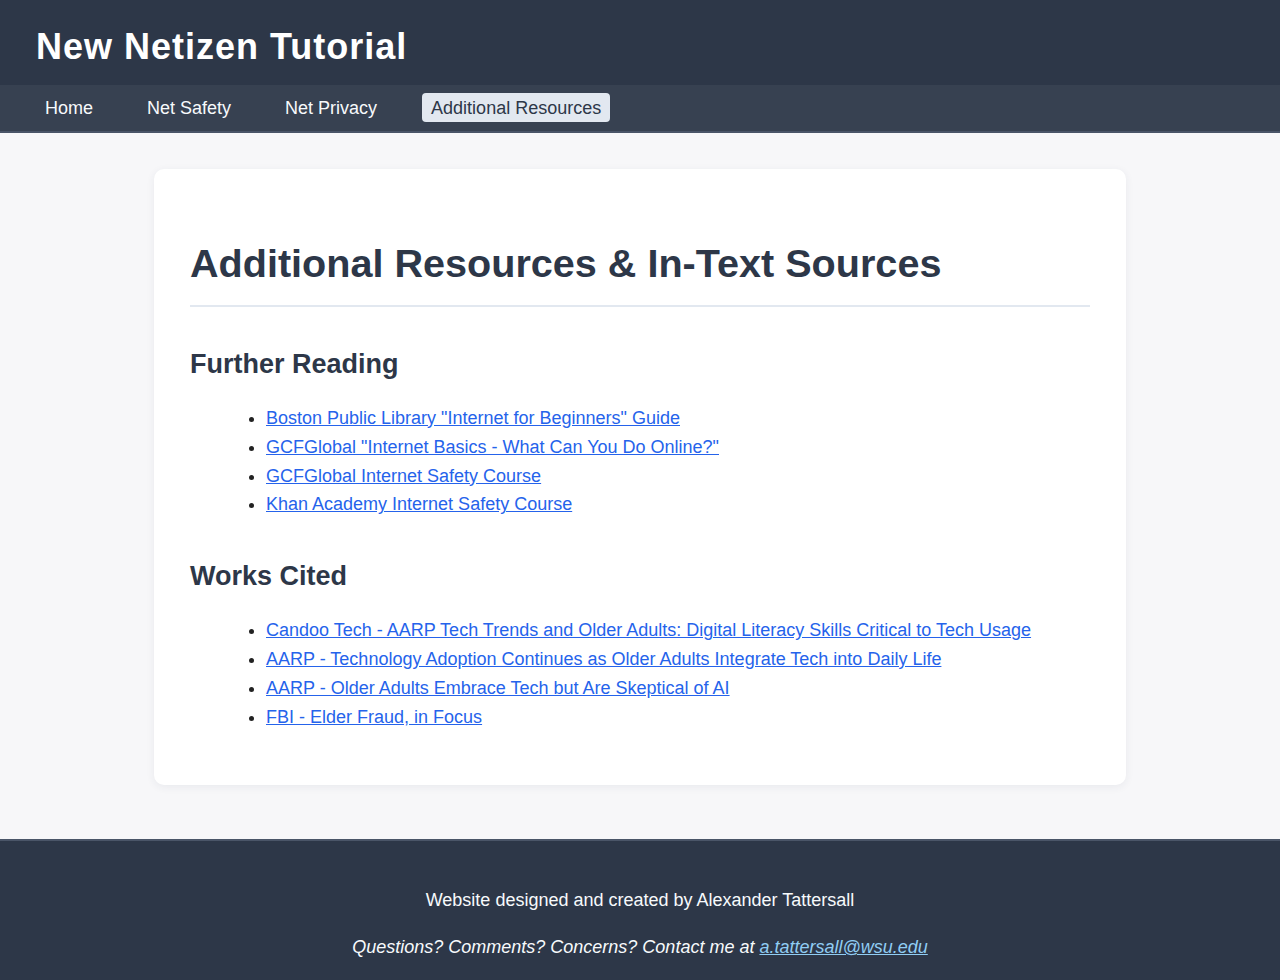
<file: resources.html>
<!DOCTYPE html>
<html lang="en-US">

<head>
    <title>New Netizen Tutorial - Additional Resources</title>
    <meta charset="UTF-8" />
    <meta name="description" content="Guide For New and Elderly Netizens" />
    <meta name="keywords" content="tutorial, web safety, web privacy, for elderly" />
    <meta name="author" content="Alexander Tattersall" />
    <meta name="viewport" content="width=device-width, initial-scale=1.0">
    <link rel="stylesheet" href="./styles/style.css">
</head>

<body>
    <header>
        <h2 id="nav-title">New Netizen Tutorial</h2>
        <nav aria-label="primary-navigation">
            <ul>
                <li><a href="index.html">Home</a></li>
                <li><a href="safety.html">Net Safety</a></li>
                <li><a href="privacy.html">Net Privacy</a></li>
                <li><a href="resources.html" aria-current="page">Additional Resources</a></li>
            </ul>
        </nav>
    </header>

    <main>
        <h1 id="page-title">Additional Resources & In-Text Sources</h1>
        <section>
            <h2 id="further-reading">Further Reading</h2>
            <ul>
                <li><a href="https://guides.bpl.org/internetbasics" target="_blank">Boston Public Library "Internet for Beginners" Guide</a></li>
                <li><a href="https://edu.gcfglobal.org/en/internetbasics/what-is-the-internet/1/" target="_blank">GCFGlobal "Internet Basics - What Can You Do Online?"</a></li>
                <li><a href="https://edu.gcfglobal.org/en/internetsafety/" target="_blank">GCFGlobal Internet Safety Course</a></li>
                <li><a href="https://internet-safety.khanacademy.org/" target="_blank">Khan Academy Internet Safety Course</a></li>
            </ul>
        </section>

        <section>
            <h2 id="works-cited">Works Cited</h2>
            <ul>
                <li><a href="https://www.candootech.com/blog-page/aarp-tech-trends-and-older-adults-digital-literacy-skills-critical-to-tech-usage" target="_blank">Candoo Tech - AARP Tech Trends and Older Adults: Digital Literacy Skills Critical to Tech Usage</a></li>
                <li><a href="https://www.aarp.org/pri/topics/technology/internet-media-devices/2025-technology-trends-older-adults/" target="_blank">AARP - Technology Adoption Continues as Older Adults Integrate Tech into Daily Life</a></li>
                <li><a href="https://www.aarp.org/pri/topics/technology/internet-media-devices/2024-technology-trends-older-adults/" target="_blank">AARP - Older Adults Embrace Tech but Are Skeptical of AI</a></li>
                <li><a href="https://www.fbi.gov/news/stories/elder-fraud-in-focus" target="_blank">FBI - Elder Fraud, in Focus</a></li>
            </ul>
        </section>
    </main>

    <footer>
        <p>Website designed and created by Alexander Tattersall</p>
        <address>
            Questions? Comments? Concerns? Contact me at <a href="mailto:a.tattersall@wsu.edu">a.tattersall@wsu.edu</a>
        </address>
    </footer>
</body>

</html>
</file>
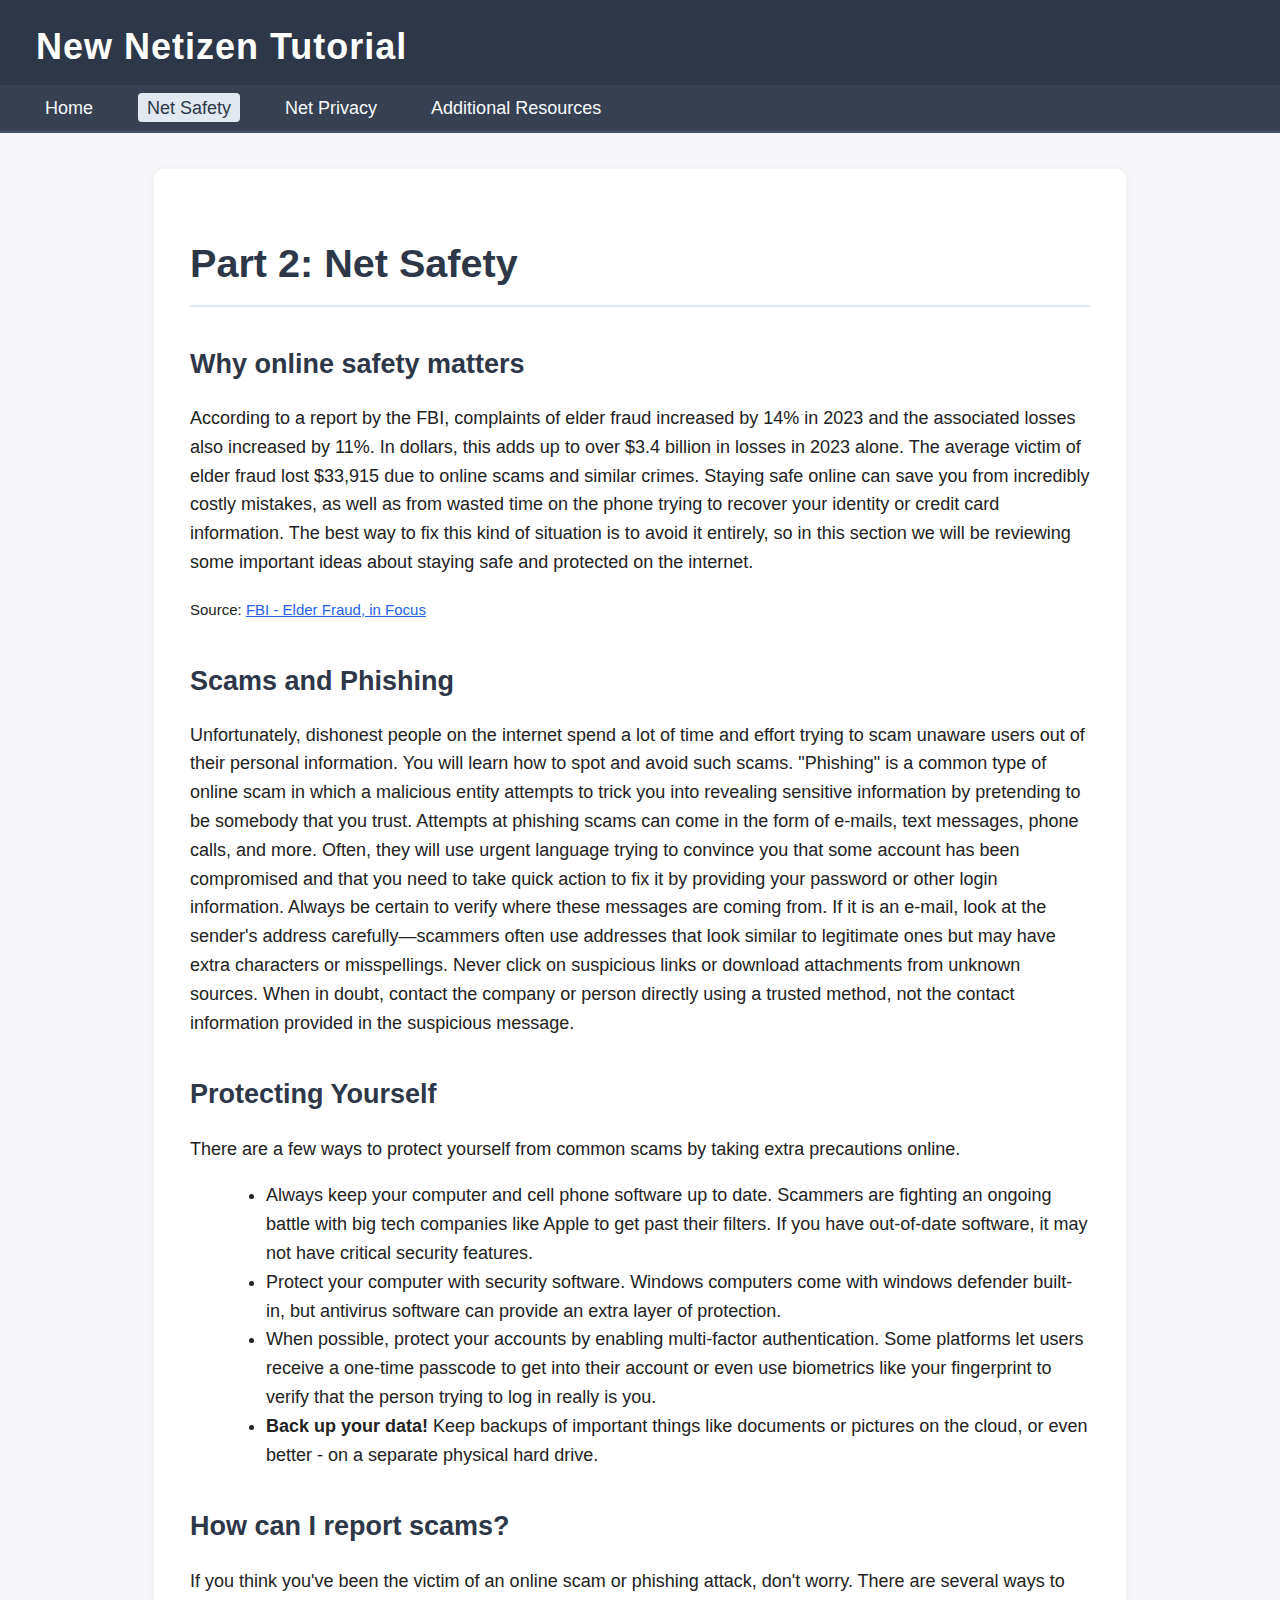
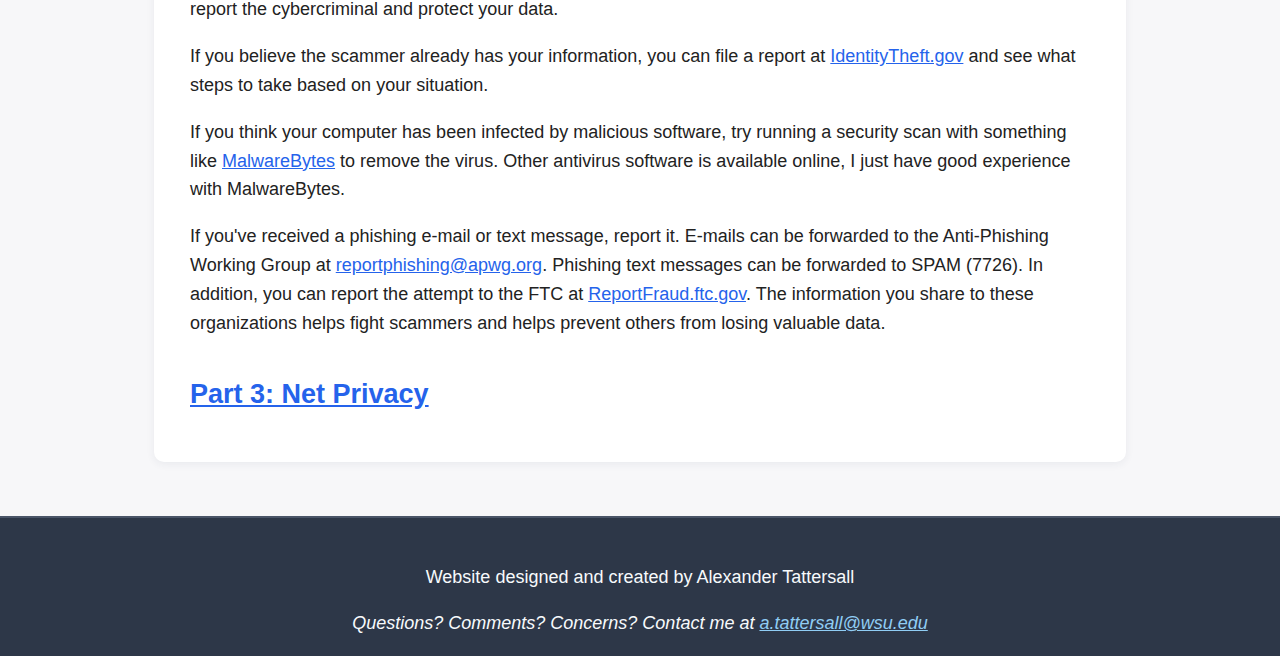
<file: safety.html>
<!DOCTYPE html>
<html lang="en-US">

<head>
    <title>New Netizen Tutorial - Net Safety</title>
    <meta charset="UTF-8" />
    <meta name="description" content="Guide For New and Elderly Netizens" />
    <meta name="keywords" content="tutorial, web safety, web privacy, for elderly" />
    <meta name="author" content="Alexander Tattersall" />
    <meta name="viewport" content="width=device-width, initial-scale=1.0">
    <link rel="stylesheet" href="./styles/style.css">
</head>

<body>
    <header>
        <h2 id="nav-title">New Netizen Tutorial</h2>
        <nav aria-label="primary-navigation">
            <ul>
                <li><a href="index.html">Home</a></li>
                <li><a href="safety.html" aria-current="page">Net Safety</a></li>
                <li><a href="privacy.html">Net Privacy</a></li>
                <li><a href="resources.html">Additional Resources</a></li>
            </ul>
        </nav>
    </header>

    <main>
        <h1 id="page-title">Part 2: Net Safety</h1>

        <article>
            <h2 id="introduction">Why online safety matters</h2>
            <p>
                According to a report by the FBI, complaints of elder fraud increased by 14% in 2023 and the associated losses also increased by 11%.
                In dollars, this adds up to over $3.4 billion in losses in 2023 alone. The average victim of elder fraud lost $33,915 due to online scams and similar crimes. 
                Staying safe online can save you from incredibly costly mistakes, as well as from wasted time on the phone trying to recover your identity or credit card information.
                The best way to fix this kind of situation is to avoid it entirely, so in this section we will be reviewing some important ideas about staying safe and protected on the internet.
            </p>
            <p>
            <small>
                Source: <a href="https://www.fbi.gov/news/stories/elder-fraud-in-focus" target="_blank">FBI - Elder Fraud, in Focus</a>
            </small>
            </p>
        </article>

        <article>
            <h2 id="scams-phishing">Scams and Phishing</h2>
            <p>
                Unfortunately, dishonest people on the internet spend a lot of time and effort trying to scam unaware users out of their personal information. 
                You will learn how to spot and avoid such scams. "Phishing" is a common type of online scam in which a malicious entity attempts to trick you into revealing sensitive information
                by pretending to be somebody that you trust. Attempts at phishing scams can come in the form of e-mails, text messages, phone calls, and more. Often, they will use urgent language
                trying to convince you that some account has been compromised and that you need to take quick action to fix it by providing your password or other login information. Always be certain
                to verify where these messages are coming from. If it is an e-mail, look at the sender's address carefully—scammers often use addresses that look similar to legitimate ones but may have extra characters or misspellings. 
                Never click on suspicious links or download attachments from unknown sources. When in doubt, contact the company or person directly using a trusted method, not the contact information provided in the suspicious message.
            </p>
        </article>

        <article>
            <h2 id="protect-yourself">Protecting Yourself</h2>
            <p>
                There are a few ways to protect yourself from common scams by taking extra precautions online.
            </p>
            <ul>
                <li>Always keep your computer and cell phone software up to date. Scammers are fighting an ongoing battle with big tech companies like Apple to get past their filters. If you have out-of-date software, it may not have critical security features.</li>
                <li>Protect your computer with security software. Windows computers come with windows defender built-in, but antivirus software can provide an extra layer of protection.</li>
                <li>When possible, protect your accounts by enabling multi-factor authentication. Some platforms let users receive a one-time passcode to get into their account or even use biometrics like your fingerprint to verify that the person trying to log in really is you.</li>
                <li><strong>Back up your data!</strong> Keep backups of important things like documents or pictures on the cloud, or even better - on a separate physical hard drive.</li>
            </ul>
        </article>

        <article>
            <h2 id="what-to-do">How can I report scams?</h2>
            <p>
                If you think you've been the victim of an online scam or phishing attack, don't worry. There are several ways to report the cybercriminal and protect your data.
            </p>
            <p>
                If you believe the scammer already has your information, you can file a report at <a href="https://www.identitytheft.gov/Info-Lost-or-Stolen" target="_blank">IdentityTheft.gov</a>
                and see what steps to take based on your situation. 
            </p>
            <p>
                If you think your computer has been infected by malicious software, try running a security scan with something like
                <a href="https://www.malwarebytes.com/" target="_blank">MalwareBytes</a> to remove the virus. Other antivirus software is available online, I just have good experience with MalwareBytes.
            </p>
            <p>
                If you've received a phishing e-mail or text message, report it. E-mails can be forwarded to the Anti-Phishing Working Group at <a href="mailto:reportphishing@apwg.org">reportphishing@apwg.org</a>.
                Phishing text messages can be forwarded to SPAM (7726). In addition, you can report the attempt to the FTC at <a href="https://reportfraud.ftc.gov/" target="_blank">ReportFraud.ftc.gov</a>.
                The information you share to these organizations helps fight scammers and helps prevent others from losing valuable data.
            </p>
        </article>

        <nav aria-label="next-section">
            <h2 id="next-page-link"><a href="privacy.html" rel="next">Part 3: Net Privacy</a></h2>
        </nav>
    </main>

    <footer>
        <p>Website designed and created by Alexander Tattersall</p>
        <address>
            Questions? Comments? Concerns? Contact me at <a href="mailto:a.tattersall@wsu.edu">a.tattersall@wsu.edu</a>
        </address>
    </footer>
</body>

</html>
</file>
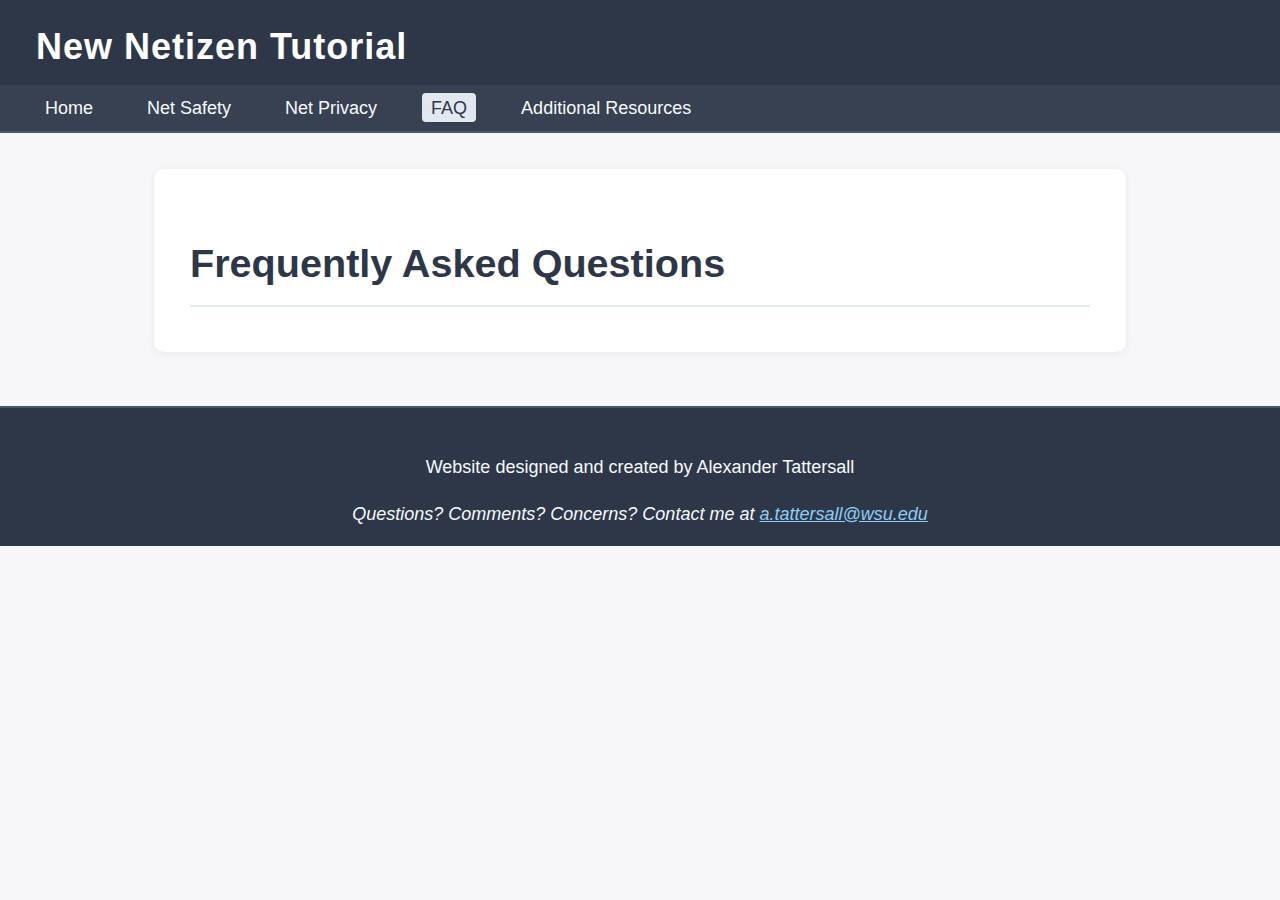
<file: html/faq.html>
<!DOCTYPE html>
<html lang="en-US">

<head>
    <title>New Netizen Tutorial - FAQ</title>
    <meta charset="UTF-8" />
    <meta name="description" content="Guide For New and Elderly Netizens" />
    <meta name="keywords" content="tutorial, web safety, web privacy, for elderly" />
    <meta name="author" content="Alexander Tattersall" />
    <meta name="viewport" content="width=device-width, initial-scale=1.0">
    <link rel="stylesheet" href="../styles/style.css">
</head>

<body>
    <header>
        <h2 id="nav-title">New Netizen Tutorial</h2>
        <nav aria-label="primary-navigation">
            <ul>
                <li><a href="index.html">Home</a></li>
                <li><a href="safety.html">Net Safety</a></li>
                <li><a href="privacy.html">Net Privacy</a></li>
                <li><a href="faq.html" aria-current="page">FAQ</a></li>
                <li><a href="resources.html">Additional Resources</a></li>
            </ul>
        </nav>
    </header>

    <main>
        <h1 id="page-title">Frequently Asked Questions</h1>
        
    </main>

    <footer>
        <p>Website designed and created by Alexander Tattersall</p>
        <address>
            Questions? Comments? Concerns? Contact me at <a href="mailto:a.tattersall@wsu.edu">a.tattersall@wsu.edu</a>
        </address>
    </footer>
</body>

</html>
</file>
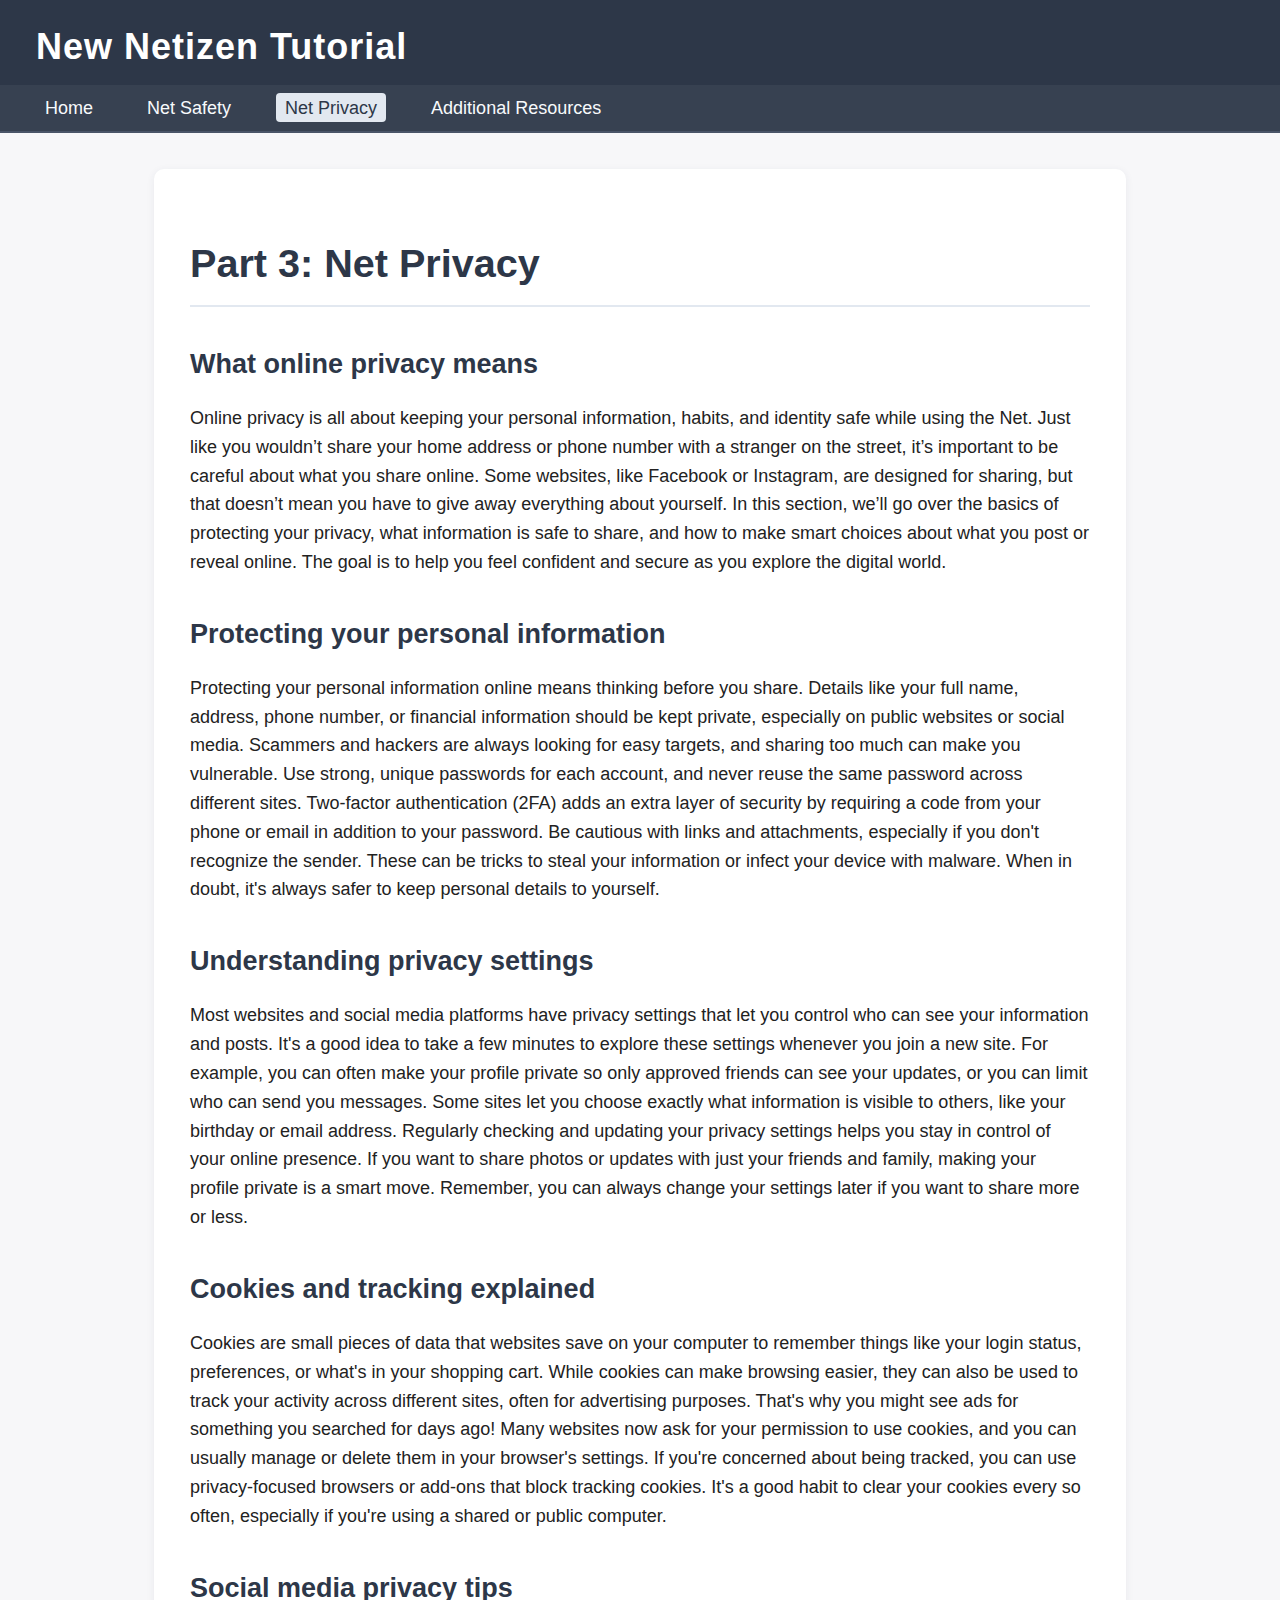
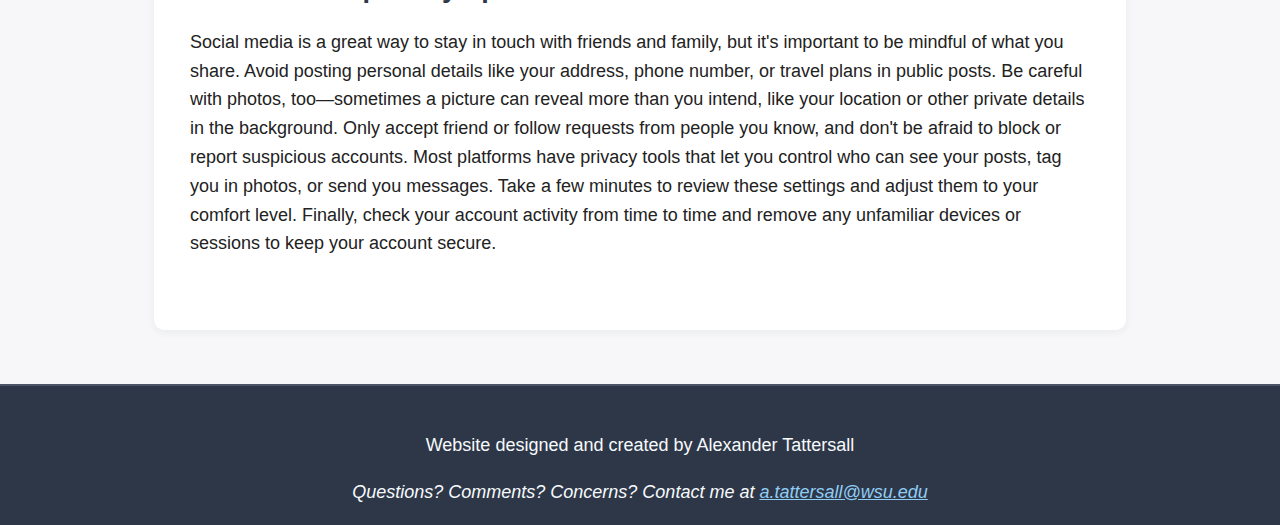
<file: html/privacy.html>
<!DOCTYPE html>
<html lang="en-US">

<head>
    <title>New Netizen Tutorial - Net Privacy</title>
    <meta charset="UTF-8" />
    <meta name="description" content="Guide For New and Elderly Netizens" />
    <meta name="keywords" content="tutorial, web safety, web privacy, for elderly" />
    <meta name="author" content="Alexander Tattersall" />
    <meta name="viewport" content="width=device-width, initial-scale=1.0">
    <link rel="stylesheet" href="../styles/style.css">
</head>

<body>
    <header>
        <h2 id="nav-title">New Netizen Tutorial</h2>
        <nav aria-label="primary-navigation">
            <ul>
                <li><a href="index.html">Home</a></li>
                <li><a href="safety.html">Net Safety</a></li>
                <li><a href="privacy.html" aria-current="page">Net Privacy</a></li>
                <li><a href="resources.html">Additional Resources</a></li>
            </ul>
        </nav>
    </header>

    <main>
        <h1 id="page-title">Part 3: Net Privacy</h1>

        <article>
            <h2 id="introduction">What online privacy means</h2>
            <p>
                Online privacy is all about keeping your personal information, habits, and identity safe while using the Net. Just like you wouldn’t share your home address or phone number with a stranger on the street, it’s important to be careful about what you share online. Some websites, like Facebook or Instagram, are designed for sharing, but that doesn’t mean you have to give away everything about yourself. In this section, we’ll go over the basics of protecting your privacy, what information is safe to share, and how to make smart choices about what you post or reveal online. The goal is to help you feel confident and secure as you explore the digital world.
            </p>
        </article>

        <article>
            <h2 id="protecting-personal-info">Protecting your personal information</h2>
            <p>
                Protecting your personal information online means thinking before you share. 
                Details like your full name, address, phone number, or financial information should be kept private, especially on public websites or social media. 
                Scammers and hackers are always looking for easy targets, and sharing too much can make you vulnerable. 
                Use strong, unique passwords for each account, and never reuse the same password across different sites. 
                Two-factor authentication (2FA) adds an extra layer of security by requiring a code from your phone or email in addition to your password. 
                Be cautious with links and attachments, especially if you don't recognize the sender. These can be tricks to steal your information or infect your device with malware. 
                When in doubt, it's always safer to keep personal details to yourself.
            </p>
        </article>

        <article>
            <h2 id="privacy-settings">Understanding privacy settings</h2>
            <p>
                Most websites and social media platforms have privacy settings that let you control who can see your information and posts. 
                It's a good idea to take a few minutes to explore these settings whenever you join a new site. 
                For example, you can often make your profile private so only approved friends can see your updates, or you can limit who can send you messages. 
                Some sites let you choose exactly what information is visible to others, like your birthday or email address. 
                Regularly checking and updating your privacy settings helps you stay in control of your online presence. 
                If you want to share photos or updates with just your friends and family, making your profile private is a smart move. 
                Remember, you can always change your settings later if you want to share more or less.
            </p>
        </article>

        <article>
            <h2 id="cookies-tracking">Cookies and tracking explained</h2>
            <p>
                Cookies are small pieces of data that websites save on your computer to remember things like your login status, preferences, or what's in your shopping cart. 
                While cookies can make browsing easier, they can also be used to track your activity across different sites, often for advertising purposes. 
                That's why you might see ads for something you searched for days ago! 
                Many websites now ask for your permission to use cookies, and you can usually manage or delete them in your browser's settings. 
                If you're concerned about being tracked, you can use privacy-focused browsers or add-ons that block tracking cookies. 
                It's a good habit to clear your cookies every so often, especially if you're using a shared or public computer.
            </p>
        </article>

        <article>
            <h2 id="social-media-tips">Social media privacy tips</h2>
            <p>
                Social media is a great way to stay in touch with friends and family, but it's important to be mindful of what you share. 
                Avoid posting personal details like your address, phone number, or travel plans in public posts. 
                Be careful with photos, too—sometimes a picture can reveal more than you intend, like your location or other private details in the background. 
                Only accept friend or follow requests from people you know, and don't be afraid to block or report suspicious accounts. 
                Most platforms have privacy tools that let you control who can see your posts, tag you in photos, or send you messages. 
                Take a few minutes to review these settings and adjust them to your comfort level. 
                Finally, check your account activity from time to time and remove any unfamiliar devices or sessions to keep your account secure.
            </p>
        </article>
    </main>

    <footer>
        <p>Website designed and created by Alexander Tattersall</p>
        <address>
            Questions? Comments? Concerns? Contact me at <a href="mailto:a.tattersall@wsu.edu">a.tattersall@wsu.edu</a>
        </address>
    </footer>
</body>

</html>
</file>
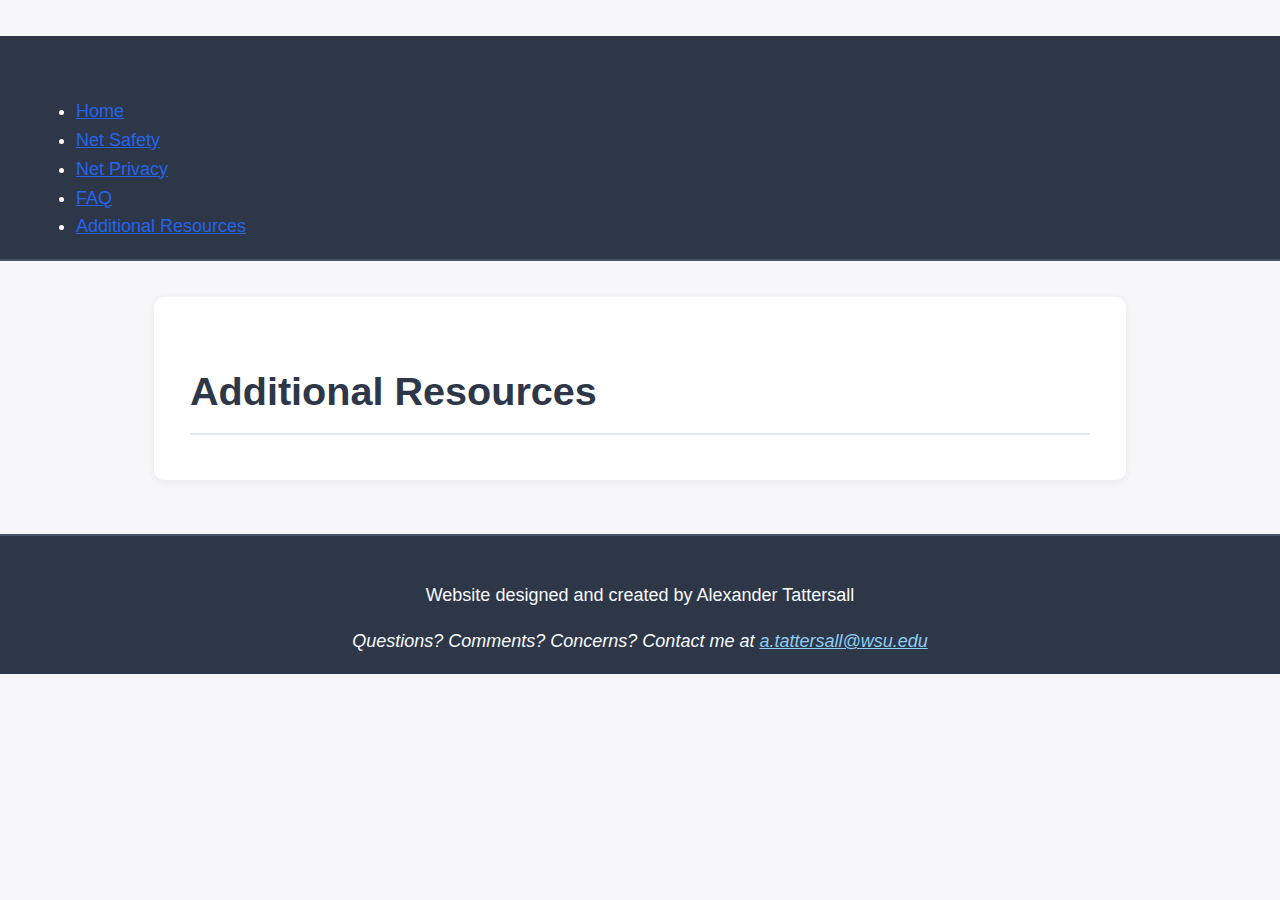
<file: html/resources.html>
<!DOCTYPE html>
<html lang="en-US">

<head>
    <title>New Netizen Tutorial - Additional Resources</title>
    <meta charset="UTF-8" />
    <meta name="description" content="Guide For New and Elderly Netizens" />
    <meta name="keywords" content="tutorial, web safety, web privacy, for elderly" />
    <meta name="author" content="Alexander Tattersall" />
    <meta name="viewport" content="width=device-width, initial-scale=1.0">
    <link rel="stylesheet" href="../styles/style.css">
</head>

<body>
    <header>
        <h2>New Netizen Tutorial</h2>
        <nav>
            <ul>
                <li><a href="index.html">Home</a></li>
                <li><a href="safety.html">Net Safety</a></li>
                <li><a href="privacy.html">Net Privacy</a></li>
                <li><a href="faq.html">FAQ</a></li>
                <li><a href="resources.html" aria-current="page">Additional Resources</a></li>
            </ul>
        </nav>
    </header>

    <main>
        <h1>Additional Resources</h1>
    </main>

    <footer>
        <p>Website designed and created by Alexander Tattersall</p>
        <address>
            Questions? Comments? Concerns? Contact me at <a href="mailto:a.tattersall@wsu.edu">a.tattersall@wsu.edu</a>
        </address>
    </footer>
</body>

</html>
</file>
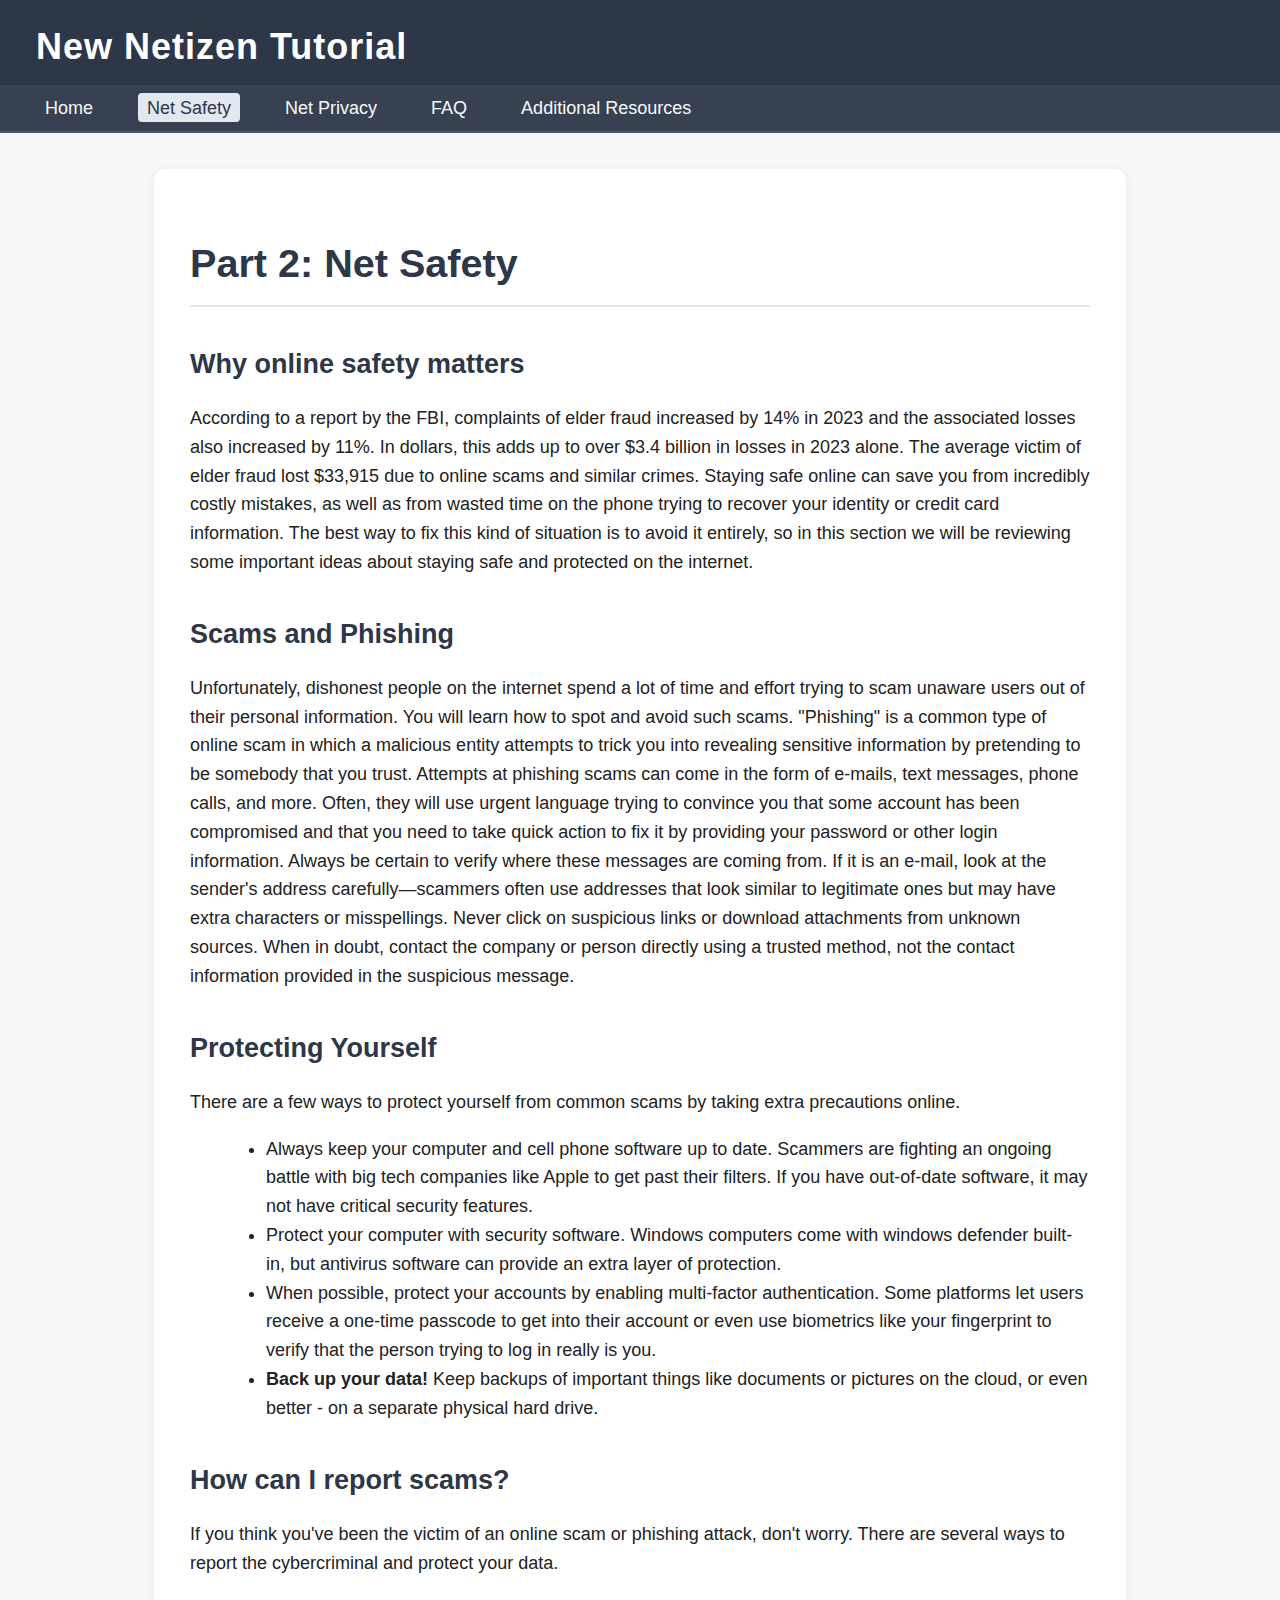
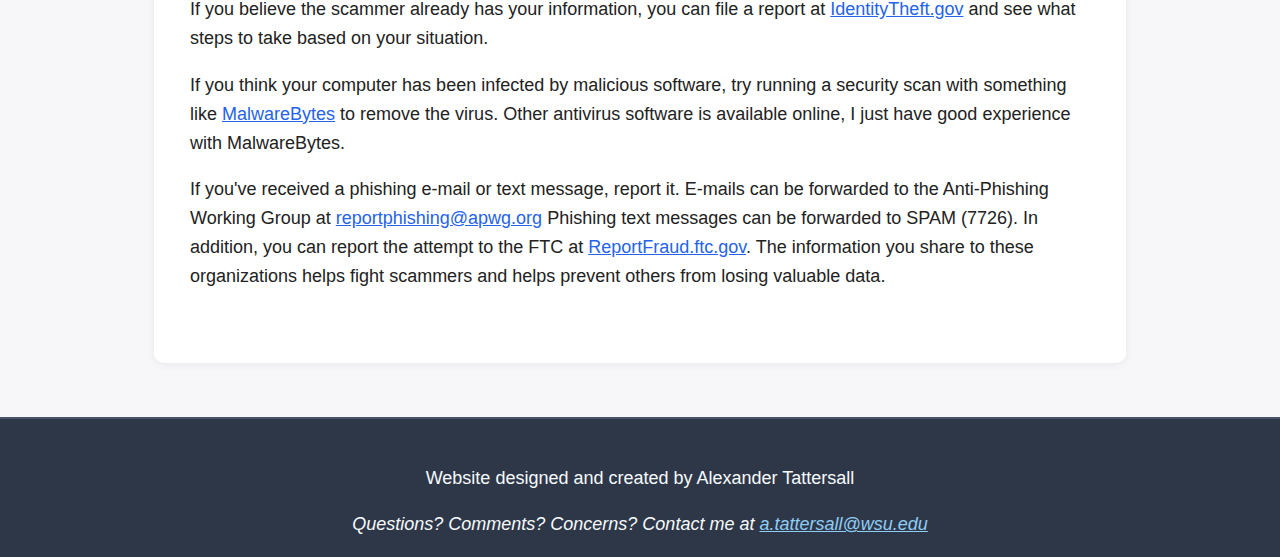
<file: html/safety.html>
<!DOCTYPE html>
<html lang="en-US">

<head>
    <title>New Netizen Tutorial - Net Safety</title>
    <meta charset="UTF-8" />
    <meta name="description" content="Guide For New and Elderly Netizens" />
    <meta name="keywords" content="tutorial, web safety, web privacy, for elderly" />
    <meta name="author" content="Alexander Tattersall" />
    <meta name="viewport" content="width=device-width, initial-scale=1.0">
    <link rel="stylesheet" href="../styles/style.css">
</head>

<body>
    <header>
        <h2 id="nav-title">New Netizen Tutorial</h2>
        <nav aria-label="primary-navigation">
            <ul>
                <li><a href="index.html">Home</a></li>
                <li><a href="safety.html" aria-current="page">Net Safety</a></li>
                <li><a href="privacy.html">Net Privacy</a></li>
                <li><a href="faq.html">FAQ</a></li>
                <li><a href="resources.html">Additional Resources</a></li>
            </ul>
        </nav>
    </header>

    <main>
        <h1 id="page-title">Part 2: Net Safety</h1>

        <article>
            <h2 id="introduction">Why online safety matters</h2>
            <p>
                According to a report by the FBI, complaints of elder fraud increased by 14% in 2023 and the associated losses also increased by 11%.
                In dollars, this adds up to over $3.4 billion in losses in 2023 alone. The average victim of elder fraud lost $33,915 due to online scams and similar crimes. 
                Staying safe online can save you from incredibly costly mistakes, as well as from wasted time on the phone trying to recover your identity or credit card information.
                The best way to fix this kind of situation is to avoid it entirely, so in this section we will be reviewing some important ideas about staying safe and protected on the internet.
            </p>
        </article>

        <article>
            <h2 id="scams-phishing">Scams and Phishing</h2>
            <p>
                Unfortunately, dishonest people on the internet spend a lot of time and effort trying to scam unaware users out of their personal information. 
                You will learn how to spot and avoid such scams. "Phishing" is a common type of online scam in which a malicious entity attempts to trick you into revealing sensitive information
                by pretending to be somebody that you trust. Attempts at phishing scams can come in the form of e-mails, text messages, phone calls, and more. Often, they will use urgent language
                trying to convince you that some account has been compromised and that you need to take quick action to fix it by providing your password or other login information. Always be certain
                to verify where these messages are coming from. If it is an e-mail, look at the sender's address carefully—scammers often use addresses that look similar to legitimate ones but may have extra characters or misspellings. 
                Never click on suspicious links or download attachments from unknown sources. When in doubt, contact the company or person directly using a trusted method, not the contact information provided in the suspicious message.
            </p>
        </article>

        <article>
            <h2 id="protect-yourself">Protecting Yourself</h2>
            <p>
                There are a few ways to protect yourself from common scams by taking extra precautions online.
            </p>
            <ul>
                <li>Always keep your computer and cell phone software up to date. Scammers are fighting an ongoing battle with big tech companies like Apple to get past their filters. If you have out-of-date software, it may not have critical security features.</li>
                <li>Protect your computer with security software. Windows computers come with windows defender built-in, but antivirus software can provide an extra layer of protection.</li>
                <li>When possible, protect your accounts by enabling multi-factor authentication. Some platforms let users receive a one-time passcode to get into their account or even use biometrics like your fingerprint to verify that the person trying to log in really is you.</li>
                <li><strong>Back up your data!</strong> Keep backups of important things like documents or pictures on the cloud, or even better - on a separate physical hard drive.</li>
            </ul>
        </article>

        <article>
            <h2 id="what-to-do">How can I report scams?</h2>
            <p>
                If you think you've been the victim of an online scam or phishing attack, don't worry. There are several ways to report the cybercriminal and protect your data.
            </p>
            <p>
                If you believe the scammer already has your information, you can file a report at <a href="https://www.identitytheft.gov/Info-Lost-or-Stolen" target="_blank">IdentityTheft.gov</a>
                and see what steps to take based on your situation. 
            </p>
            <p>
                If you think your computer has been infected by malicious software, try running a security scan with something like
                <a href="https://www.malwarebytes.com/" target="_blank">MalwareBytes</a> to remove the virus. Other antivirus software is available online, I just have good experience with MalwareBytes.
            </p>
            <p>
                If you've received a phishing e-mail or text message, report it. E-mails can be forwarded to the Anti-Phishing Working Group at <a href="mailto:reportphishing@apwg.org">reportphishing@apwg.org</a>
                Phishing text messages can be forwarded to SPAM (7726). In addition, you can report the attempt to the FTC at <a href="https://reportfraud.ftc.gov/" target="_blank">ReportFraud.ftc.gov</a>.
                The information you share to these organizations helps fight scammers and helps prevent others from losing valuable data.
            </p>
        </article>


    </main>

    <footer>
        <p>Website designed and created by Alexander Tattersall</p>
        <address>
            Questions? Comments? Concerns? Contact me at <a href="mailto:a.tattersall@wsu.edu">a.tattersall@wsu.edu</a>
        </address>
    </footer>
</body>

</html>
</file>
<file: styles/style.css>
/* Base styles */
html, body {
    margin: 0;
    padding: 0;
    font-family: 'Segoe UI', Arial, sans-serif;
    background-color: #f7f7f9;
    color: #222;
    font-size: 18px;
    line-height: 1.6;
}

/* Header and Navbar */
header {
    background-color: #2d3748;
    color: #fff;
    padding: 0;
    margin: 0;
    border-bottom: 2px solid #4a5568;
}

#nav-title {
    margin: 0;
    padding: 1rem 2rem 0.5rem 2rem;
    font-size: 2rem;
    letter-spacing: 1px;
    color: #fff
}

nav[aria-label="primary-navigation"] {
    background-color: #374151;
    padding: 0.5rem 2rem;
}

nav[aria-label="primary-navigation"] ul {
    list-style: none;
    margin: 0;
    padding: 0;
    display: flex;
    gap: 2rem;
}

nav[aria-label="primary-navigation"] li {
    display: inline;
}

nav[aria-label="primary-navigation"] a {
    color: #f7fafc;
    text-decoration: none;
    font-weight: 500;
    padding: 0.25rem 0.5rem;
    border-radius: 4px;
    transition: background 0.2s, color 0.2s;
}

nav[aria-label="primary-navigation"] a[aria-current="page"],
nav[aria-label="primary-navigation"] a:hover,
nav[aria-label="primary-navigation"] a:focus {
    background-color: #e2e8f0;
    color: #2d3748;
    outline: none;
}

/* Main content */
main {
    max-width: 900px;
    margin: 2rem auto 2rem auto;
    padding: 2rem;
    background: #fff;
    border-radius: 10px;
    box-shadow: 0 2px 8px rgba(44, 62, 80, 0.07);
}

h1, h2, h3 {
    color: #2d3748;
    margin-top: 1.5rem;
    margin-bottom: 0.5rem;
}

h1 {
    font-size: 2.2rem;
    border-bottom: 2px solid #e2e8f0;
    padding-bottom: 0.5rem;
}

h2 {
    font-size: 1.5rem;
    margin-top: 2rem;
}

h3 {
    font-size: 1.15rem;
    margin-top: 1.5rem;
}

article {
    margin-bottom: 2rem;
}

ul, ol {
    margin-left: 2rem;
}

a {
    color: #2563eb;
    text-decoration: underline;
}

a:focus {
    outline: 2px solid #2563eb;
    outline-offset: 2px;
}

/* Images and figures */
figure {
    margin: 1rem 0;
    text-align: center;
}

figcaption {
    font-size: 0.95rem;
    color: #4a5568;
    margin-top: 0.25rem;
}

/* Footer */
footer {
    background-color: #2d3748;
    color: #f7fafc;
    text-align: center;
    padding: 1.5rem 0 1rem 0;
    margin-top: 3rem;
    font-size: 1rem;
    border-top: 2px solid #4a5568;
}

footer a {
    color: #90cdf4;
    text-decoration: underline;
}

footer a:focus {
    outline: 2px solid #90cdf4;
    outline-offset: 2px;
}

/* Responsive adjustments */
@media (max-width: 1000px) {
    main {
        max-width: 98vw;
        padding: 1rem;
    }
    nav[aria-label="primary-navigation"] ul {
        gap: 1rem;
    }
}

@media (max-width: 600px) {
    #nav-title {
        font-size: 1.3rem;
        padding: 0.5rem 1rem 0.25rem 1rem;
    }
    main {
        padding: 0.5rem;
    }
    nav[aria-label="primary-navigation"] ul {
        flex-direction: column;
        gap: 0.5rem;
    }
}
</file>
